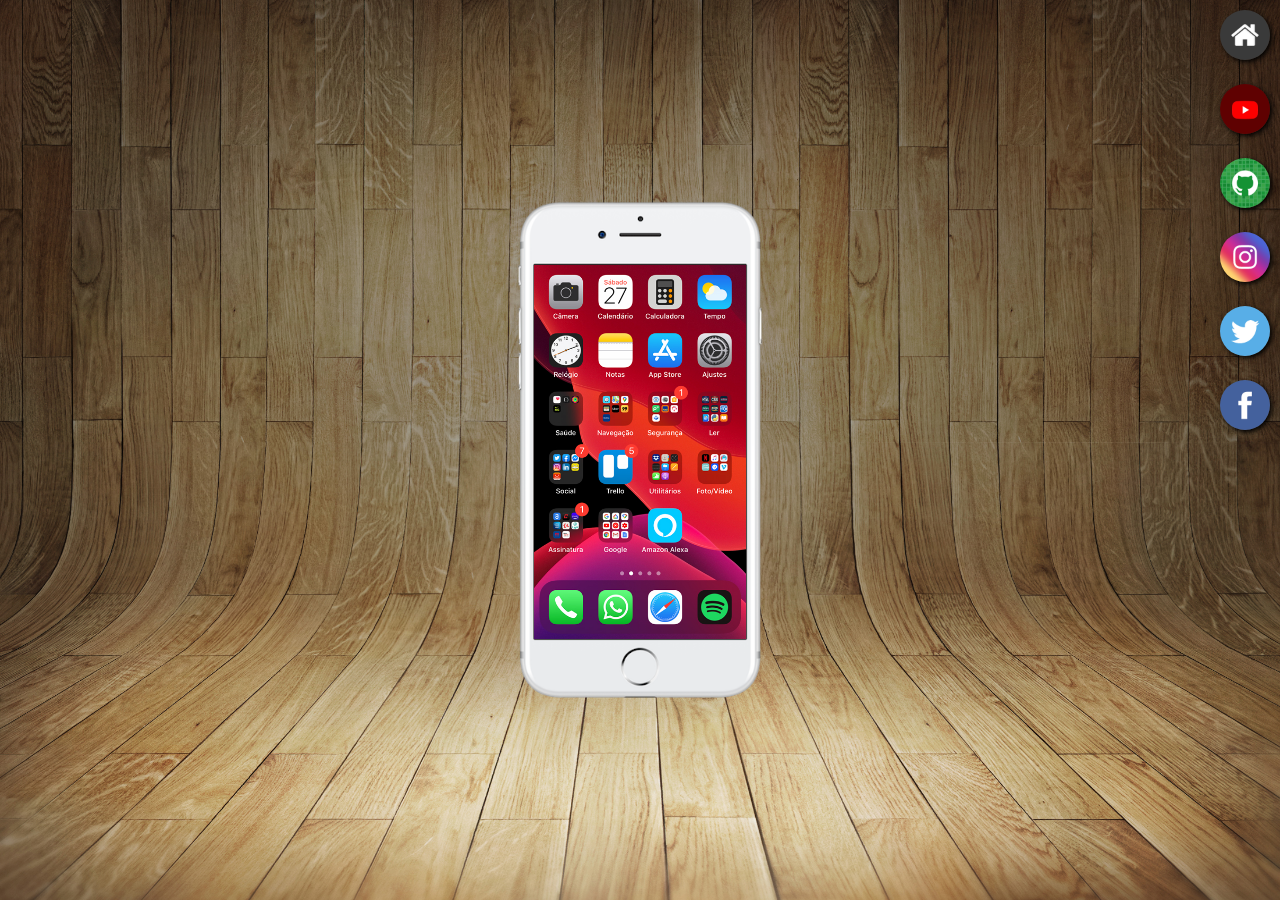
<file: index.html>
<!DOCTYPE html>
<html lang="pt-br">
<head>
    <meta charset="UTF-8">
    <meta name="viewport" content="width=device-width, initial-scale=1.0">
    <link rel="shortcut icon" href="imagens/favicon.ico" type="image/x-icon">
    <link rel="stylesheet" href="estilos/style.css">
    <title>Projetos Redes Sociais</title>
</head>
<body>
    <main>
        <section id="telefone">
            <iframe src="home.html" name="tela" id="tela" frameborder="0"></iframe>
        </section>
        <section id="redes-sociais">
            <a href="home.html" target="tela"><img src="imagens/logo-home.jpg" alt="Home"></a><br>
            <a href="youtube.html" target="tela"><img src="imagens/logo-youtube.jpg" alt="Youtube"></a><br>
            <a href="github.html" target="tela"><img src="imagens/logo-github.jpg" alt="Github"></a><br>
            <a href="instagram.html" target="tela"><img src="imagens/logo-instagram.jpg" alt="Instagram"></a><br>
            <a href="twitter.html" target="tela"><img src="imagens/logo-twitter.jpg" alt="Twitter"></a><br>
            <a href="facebook.html" target="tela"><img src="imagens/logo-facebook.jpg" alt="Facebook"></a>
        </section>
    </main>
    
</body>
</html>
</file>
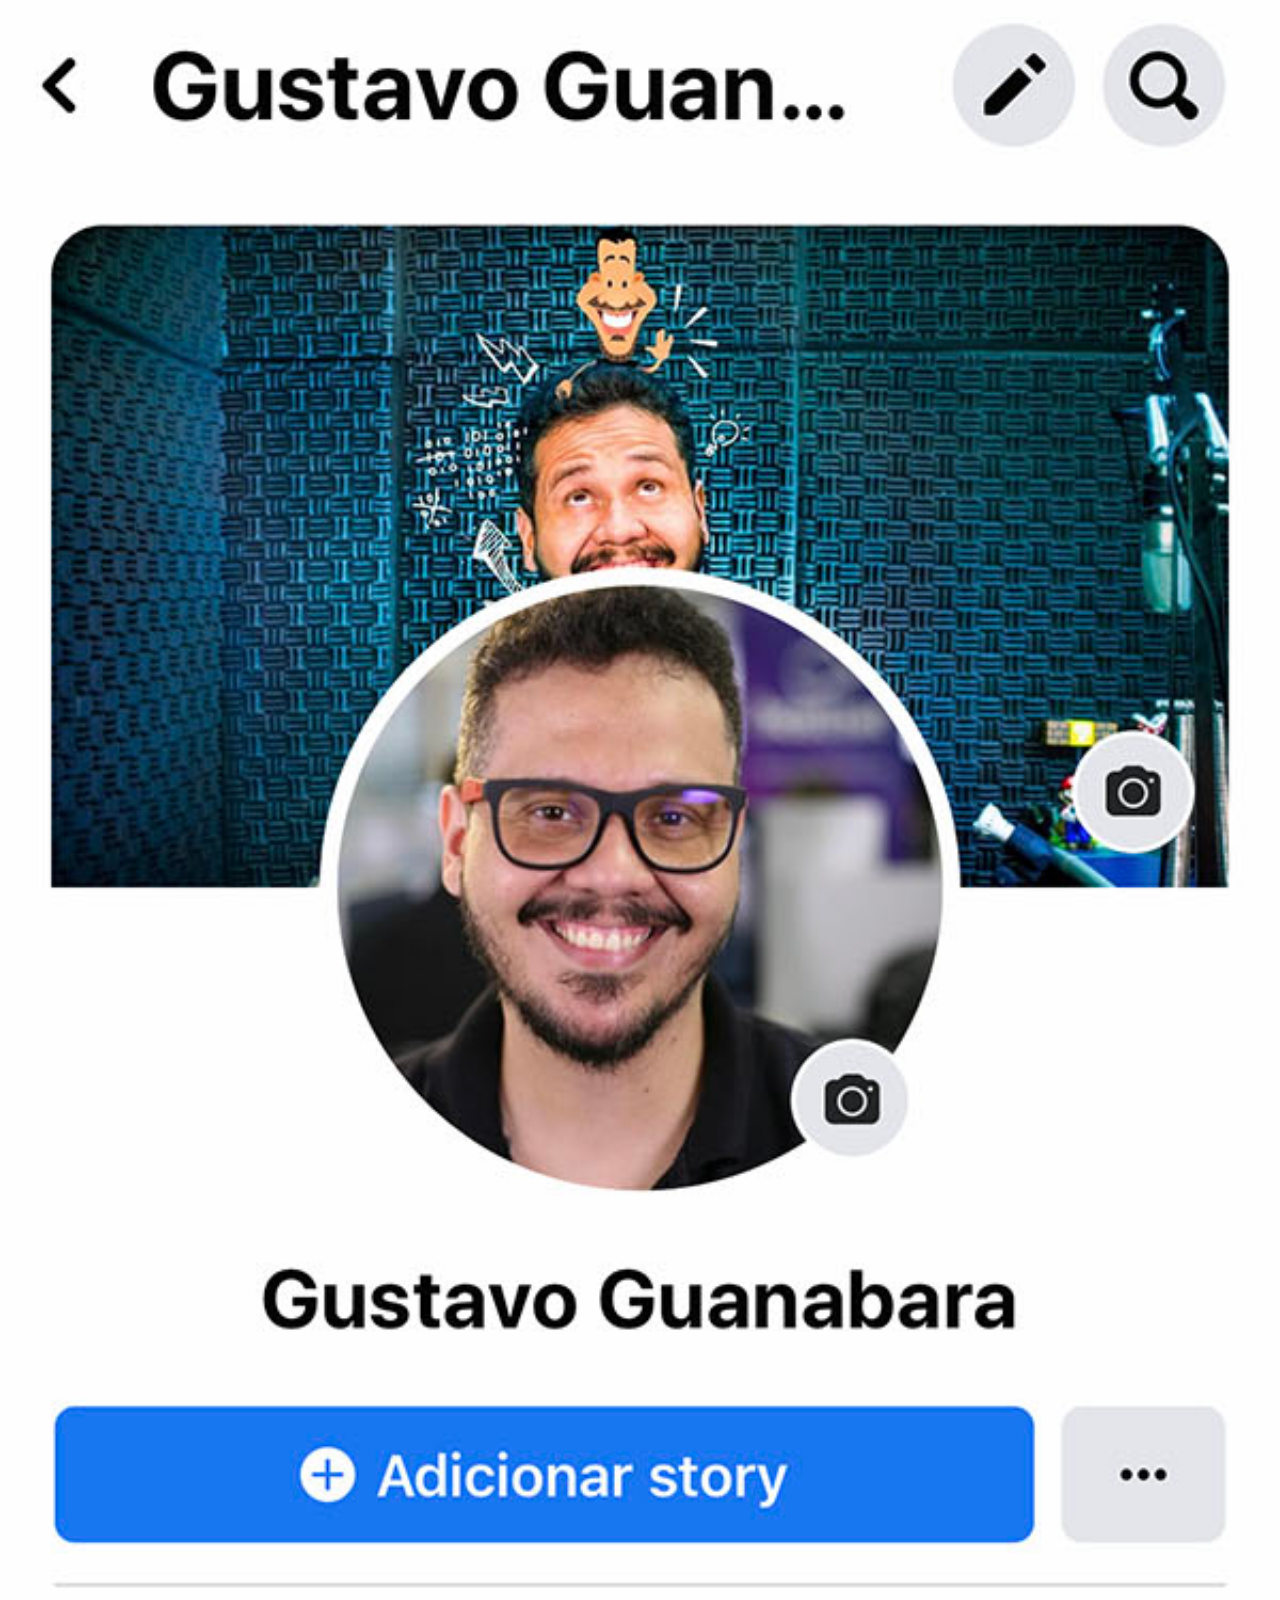
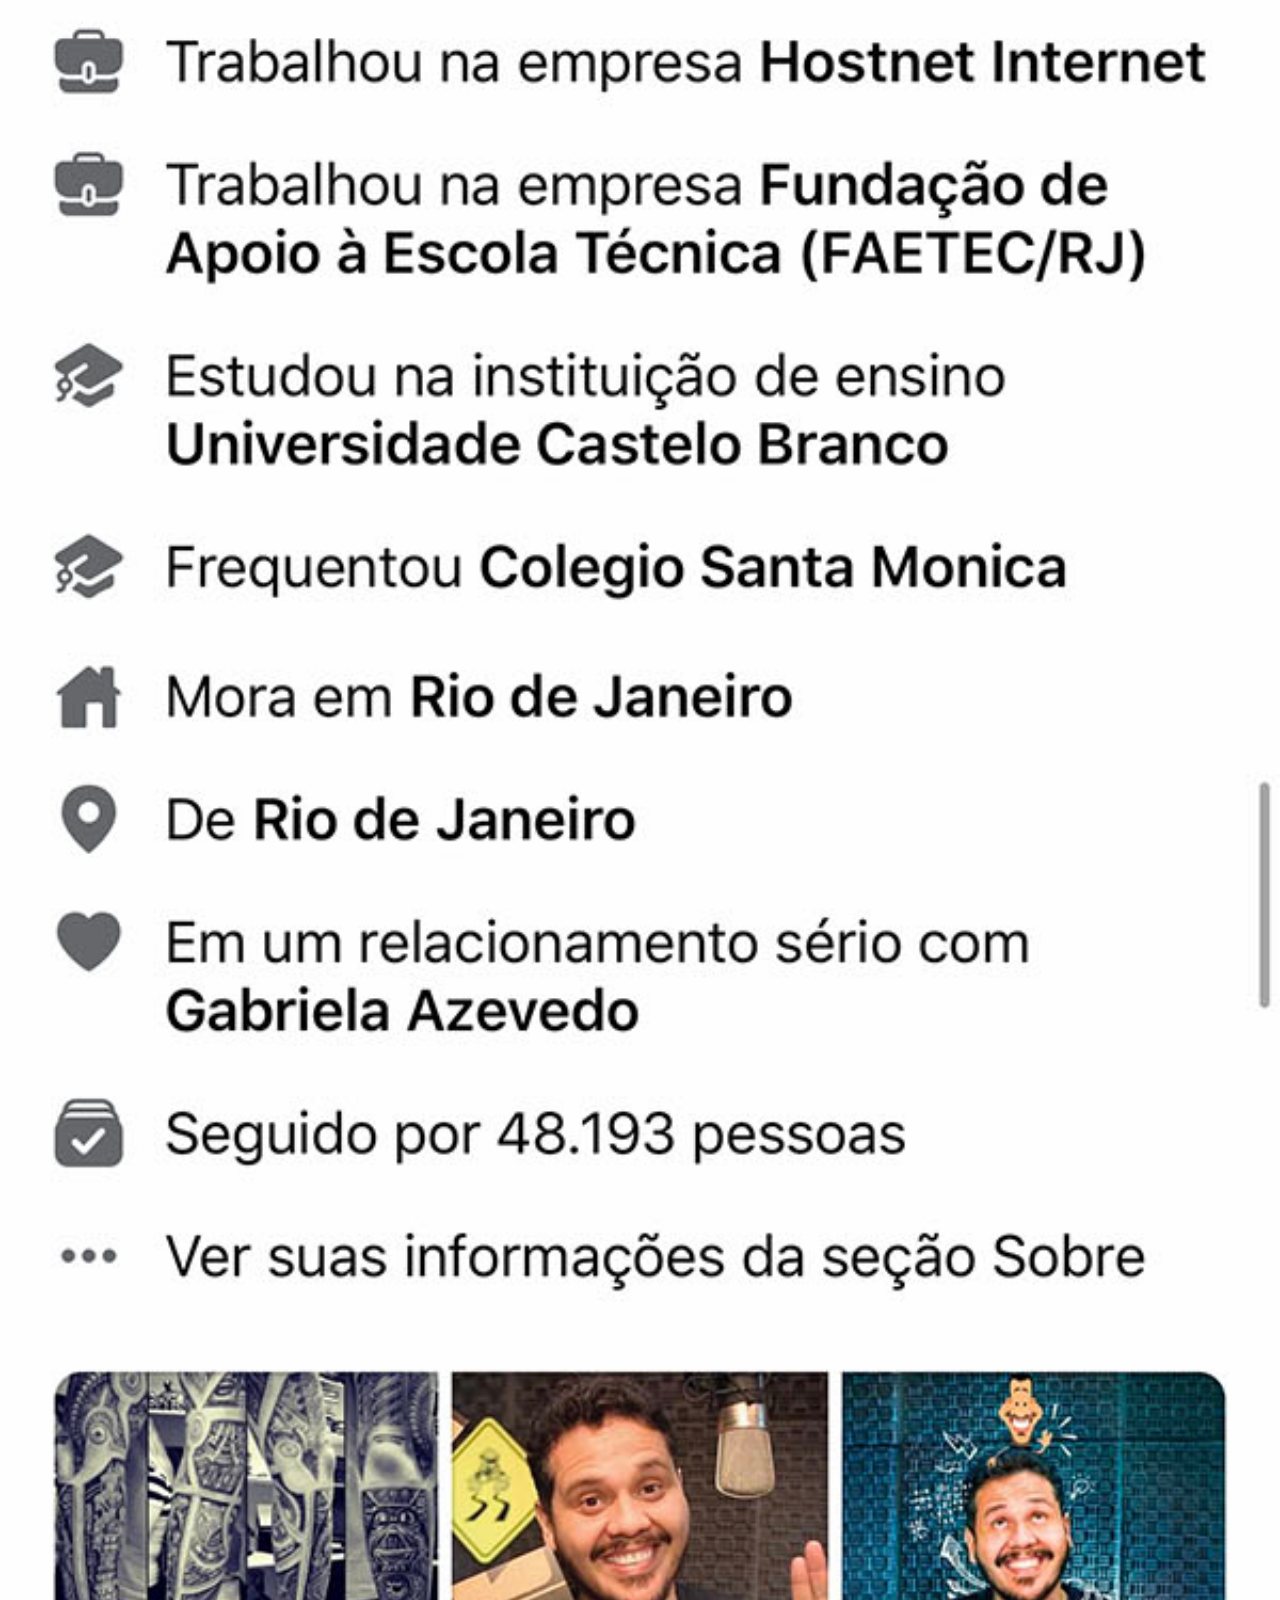
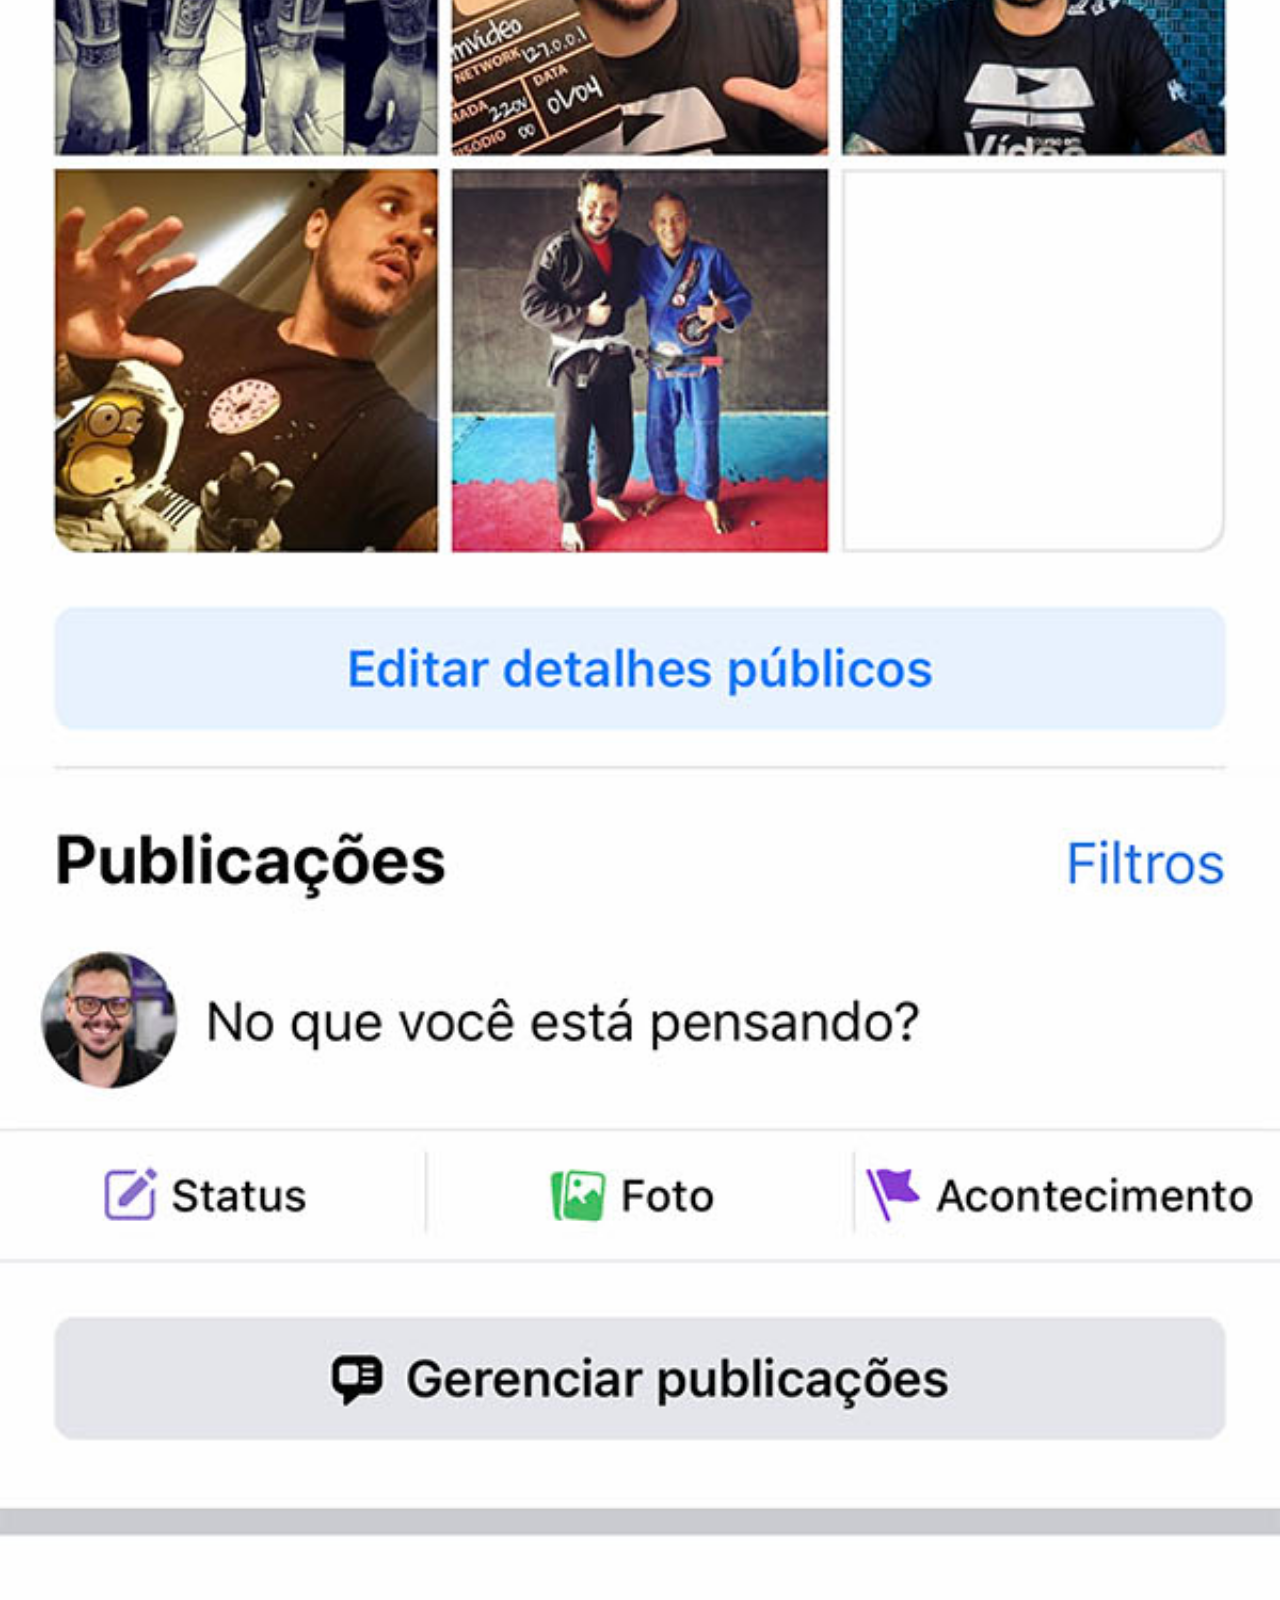
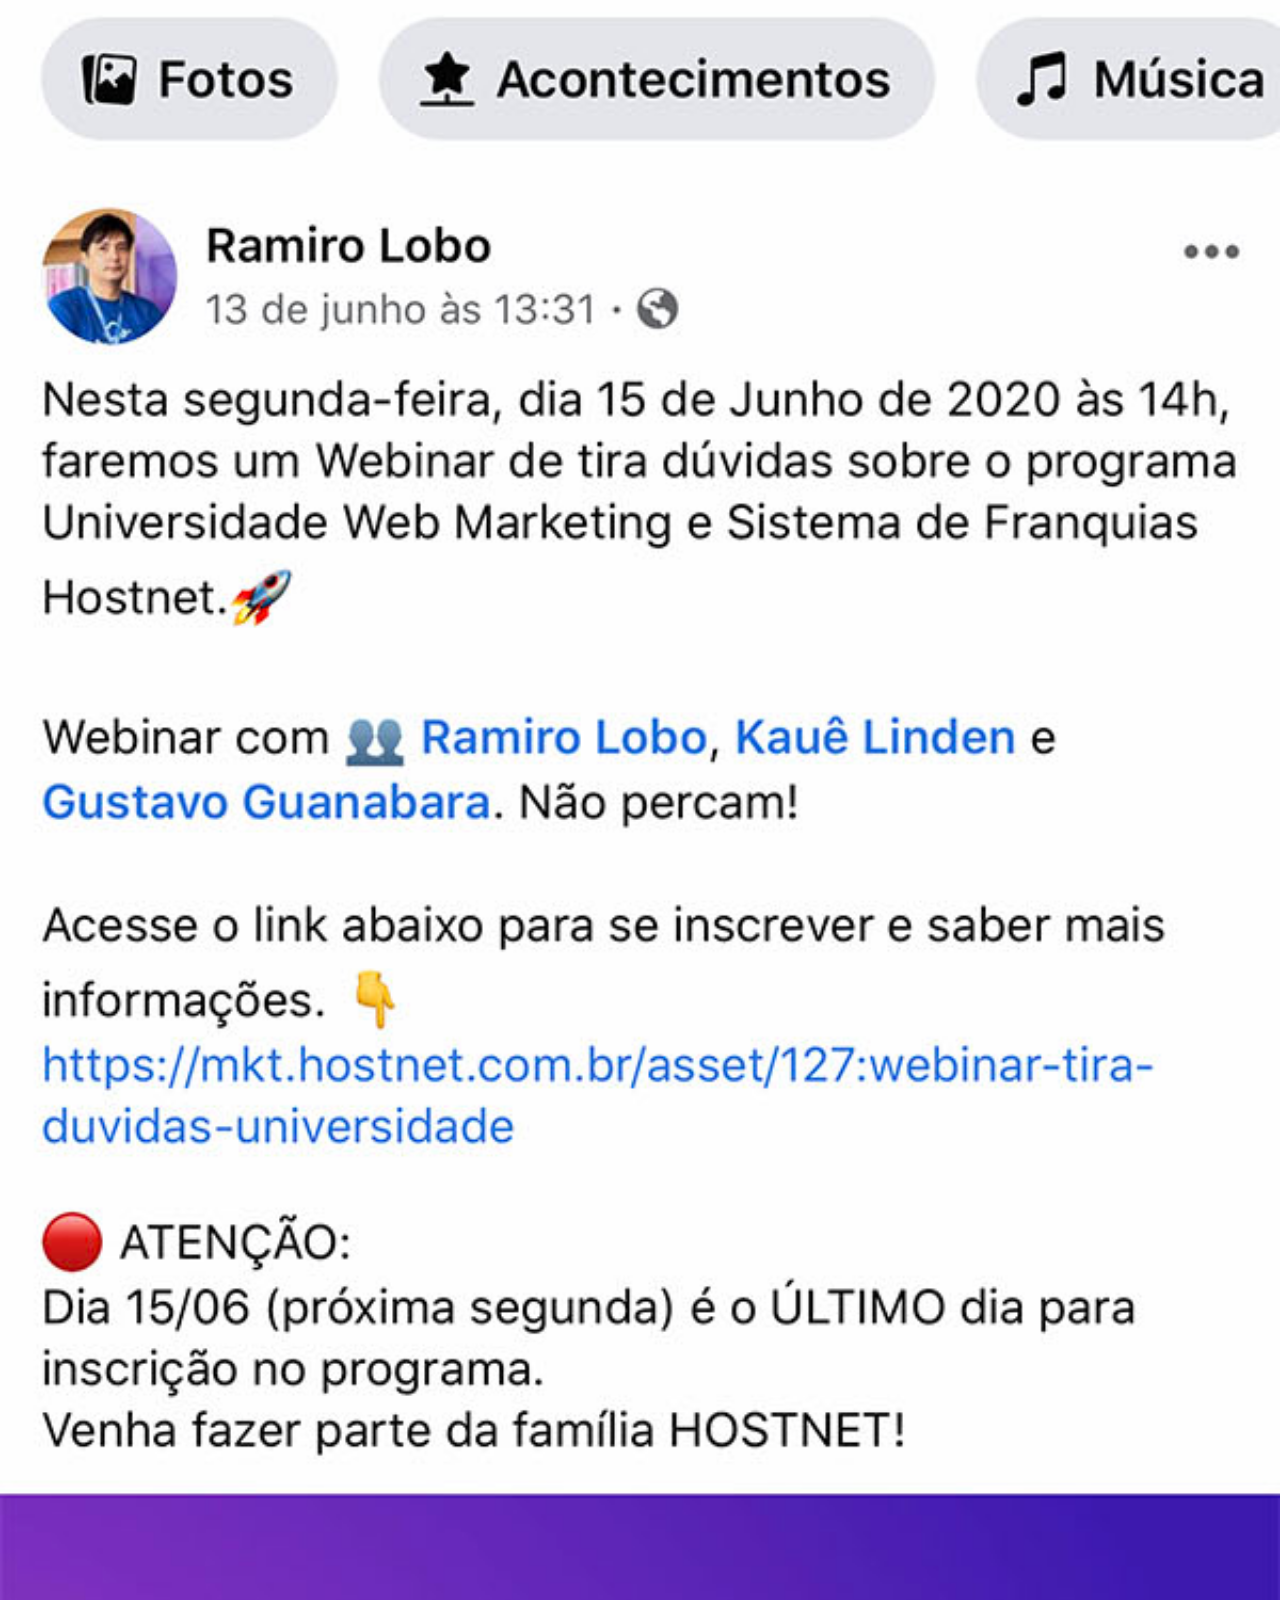
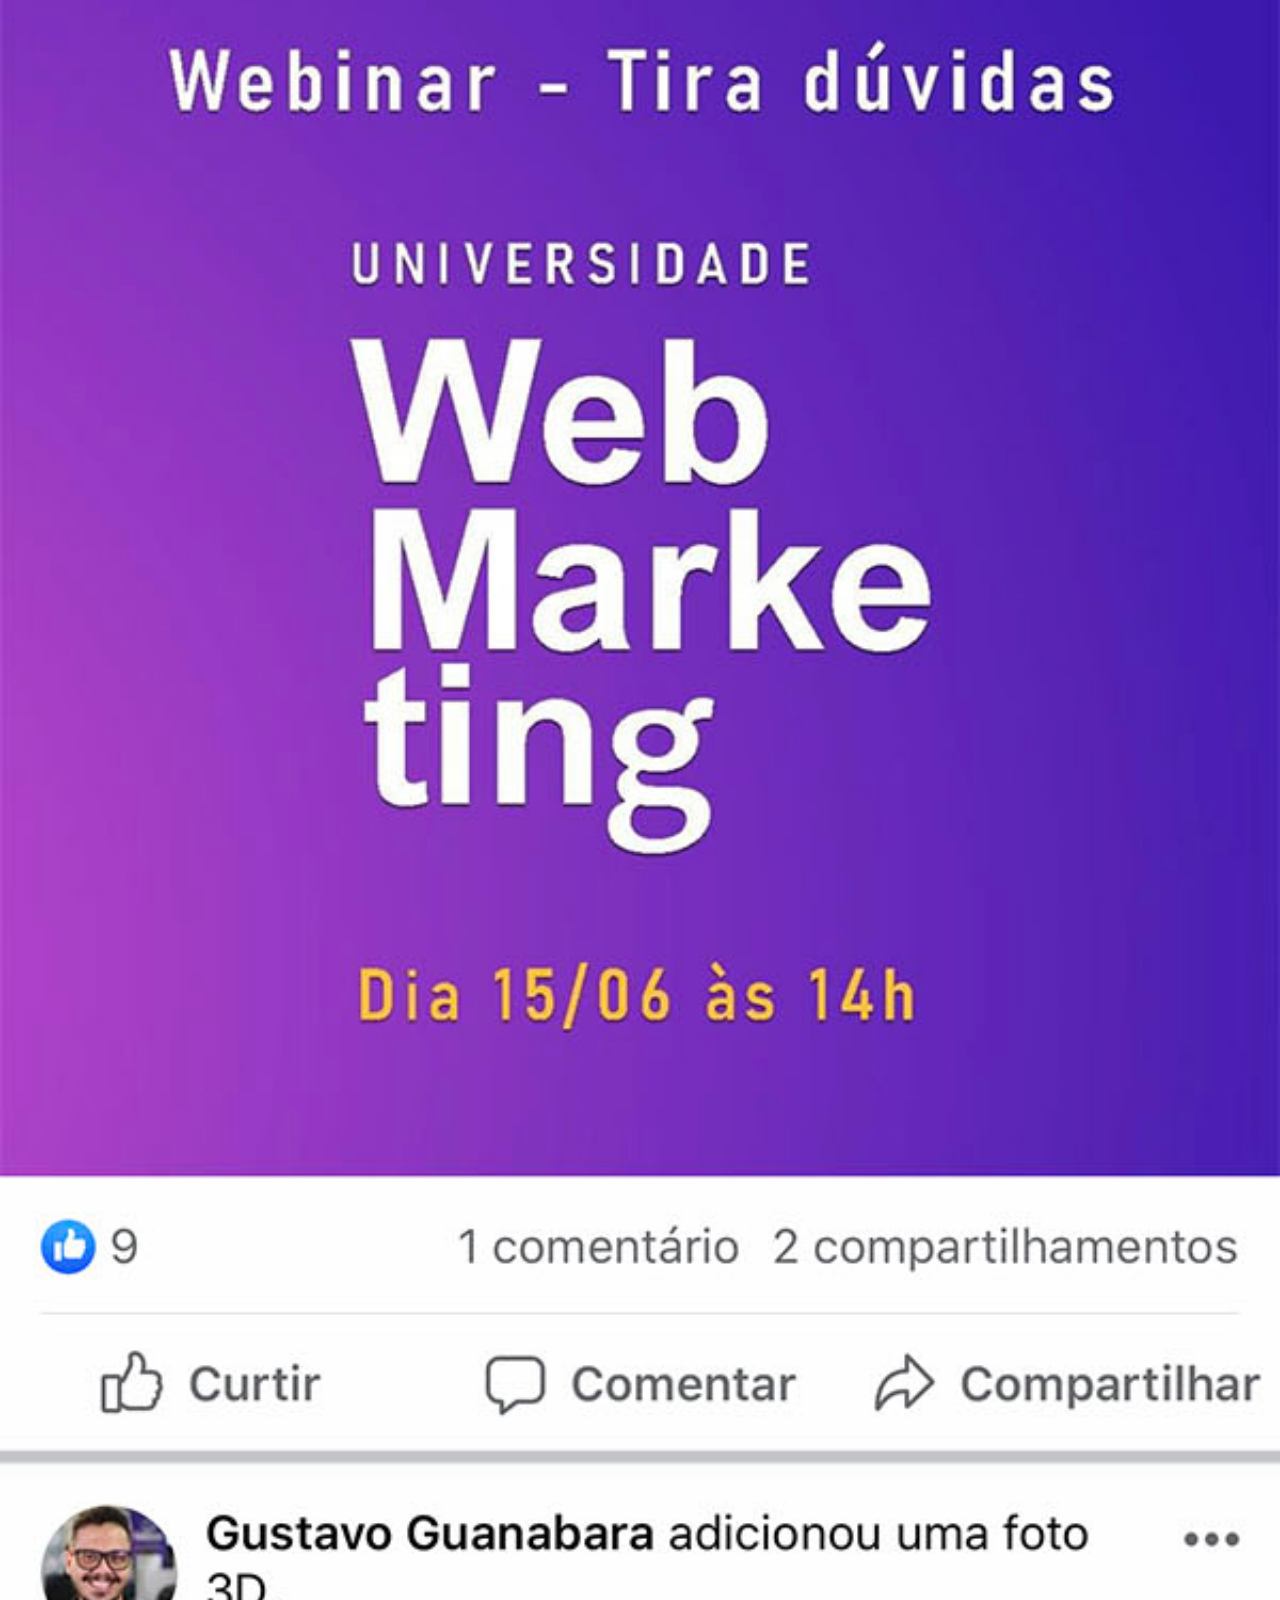
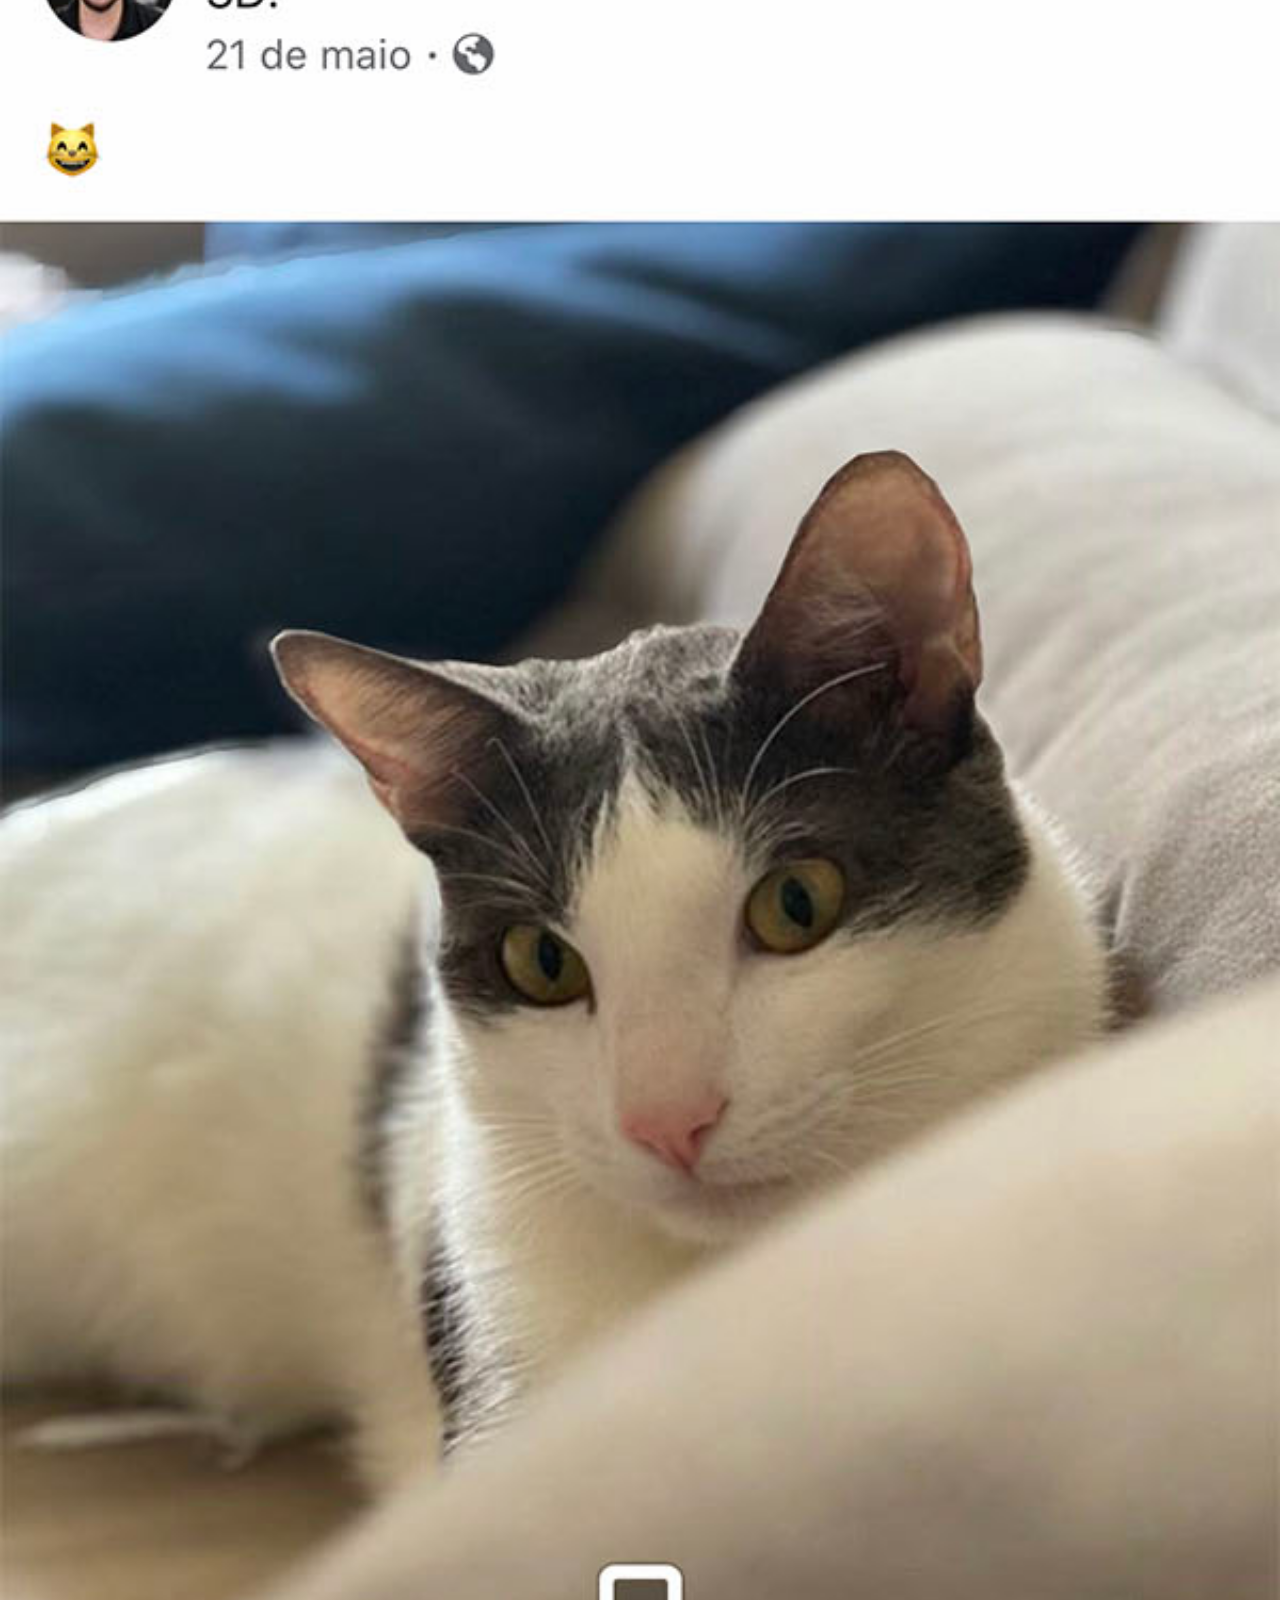
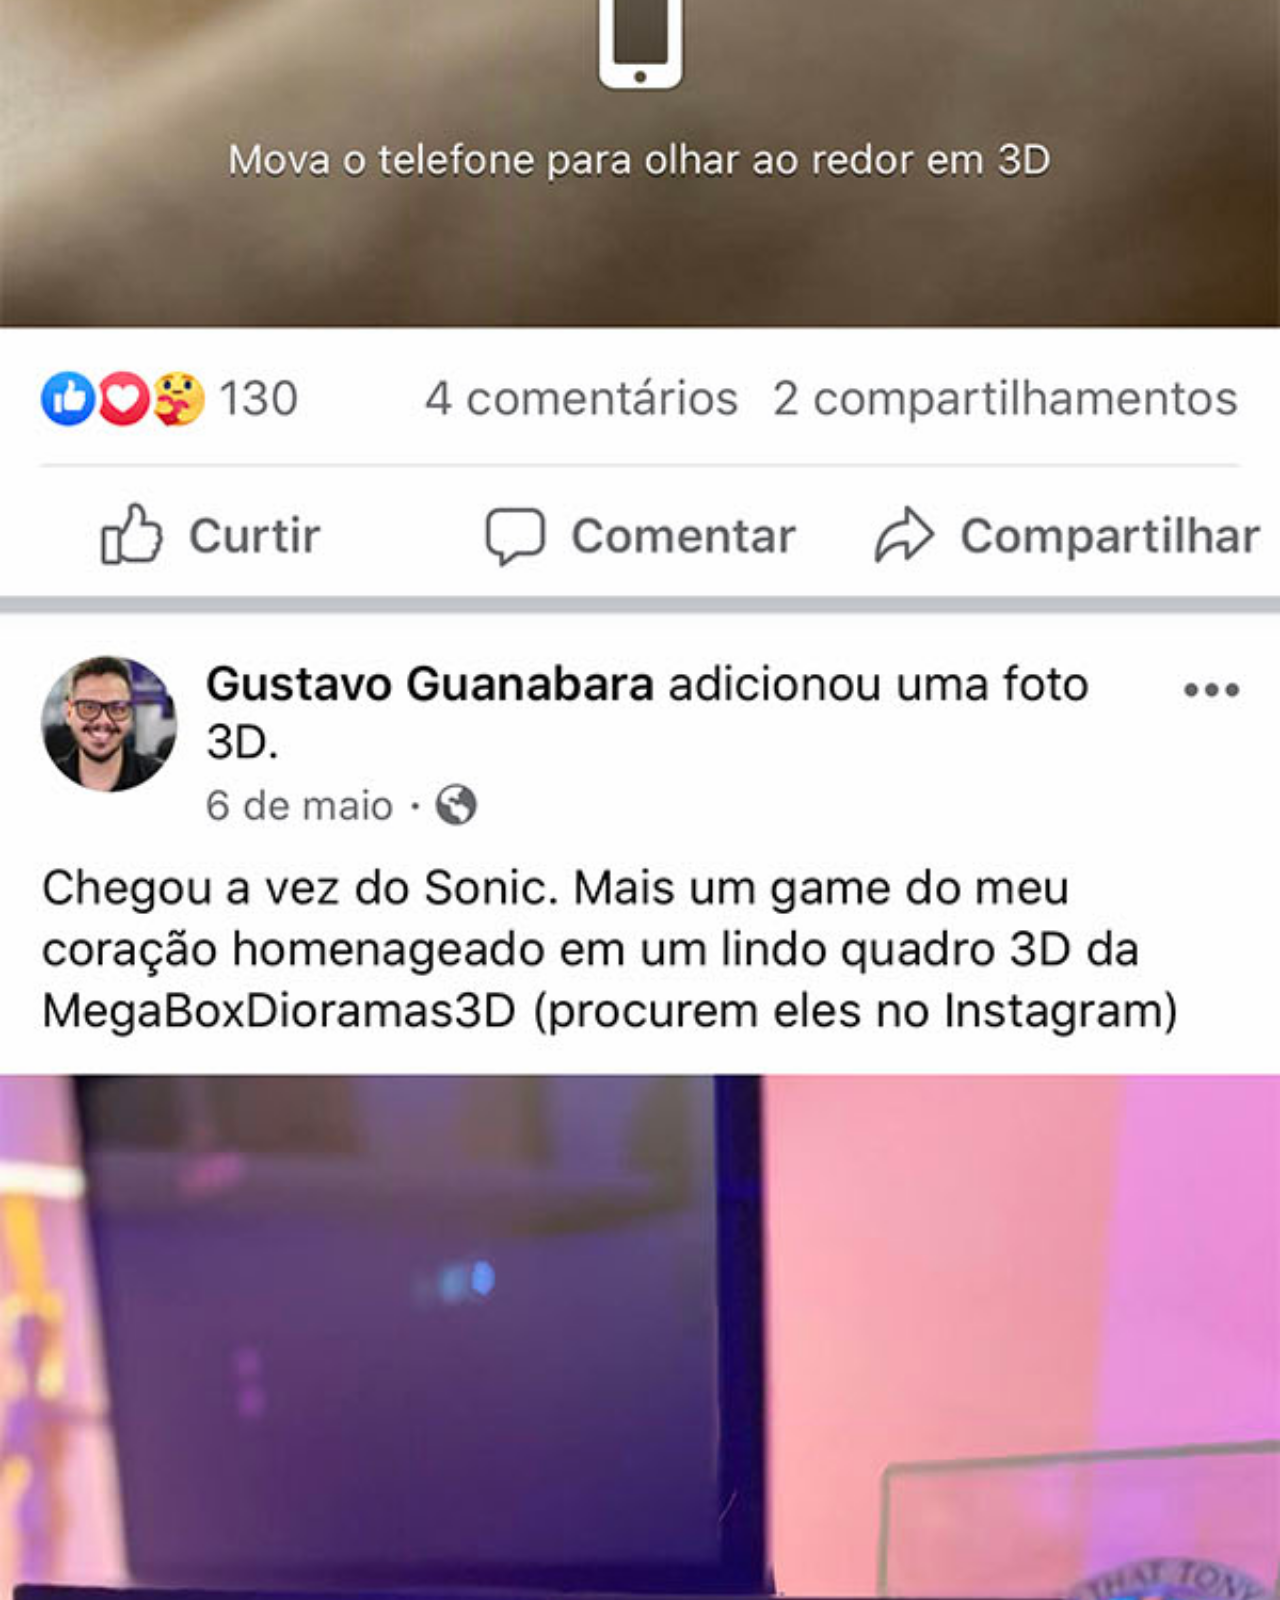
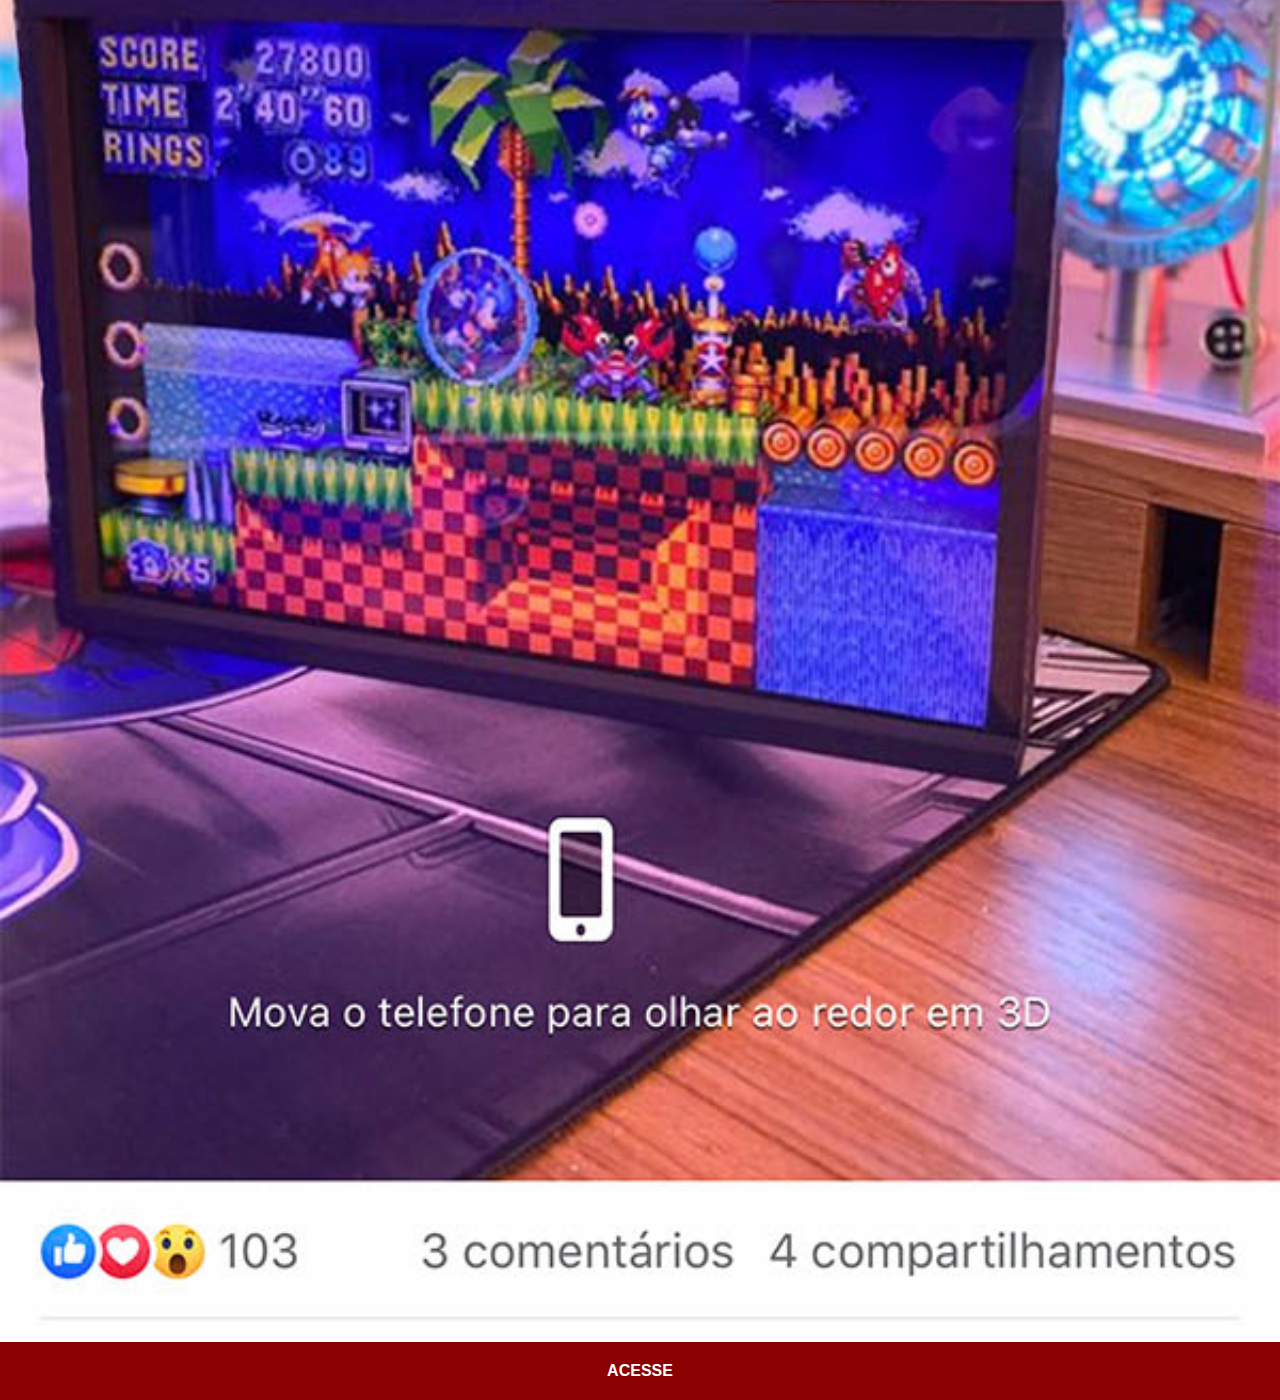
<file: facebook.html>
<!DOCTYPE html>
<html lang="pt-br">
<head>
    <meta charset="UTF-8">
    <meta name="viewport" content="width=device-width, initial-scale=1.0">
    <title>Facebook</title>
    <link rel="stylesheet" href="estilos/social.css">
</head>
<body>
    <img src="imagens/tela-facebook.jpg" alt="Facebook">
    <a href="https://www.facebook.com/gustavoguanabara" target="_blank">ACESSE</a>
</body>
</html>
</file>
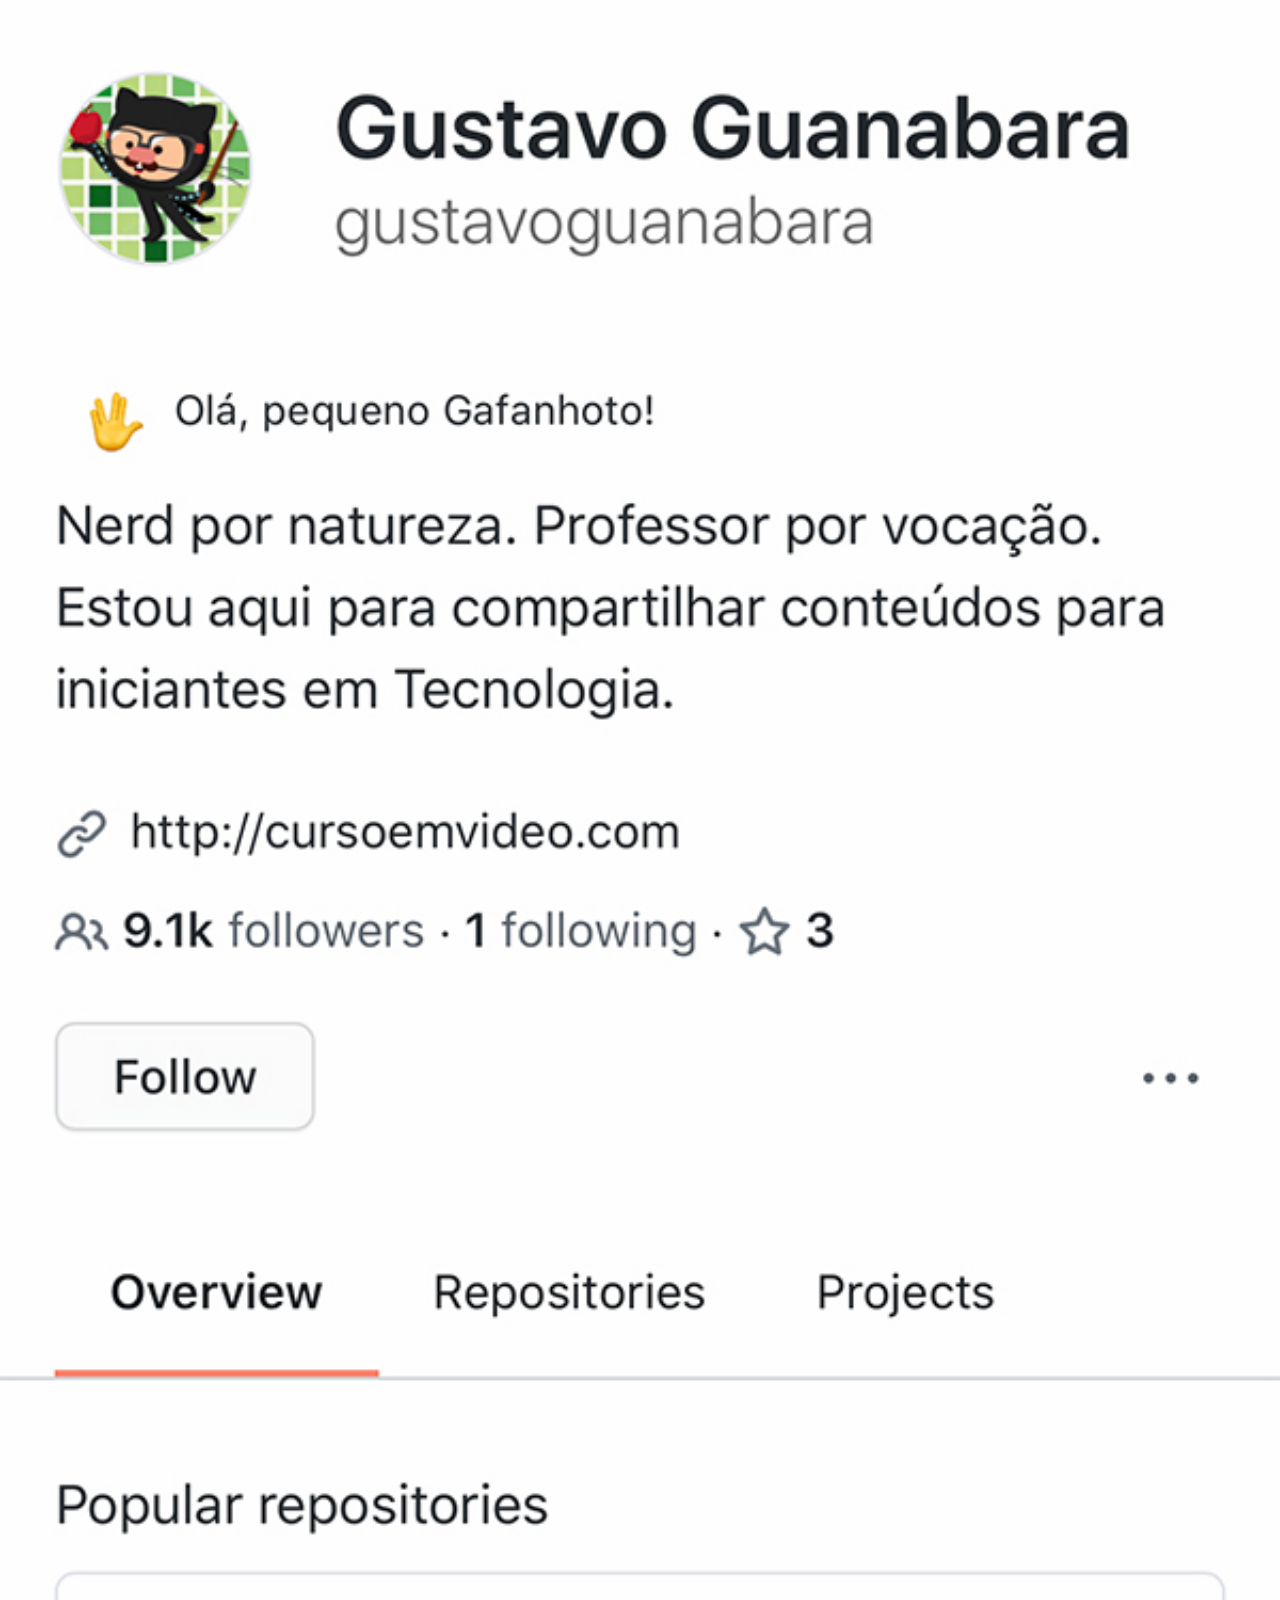
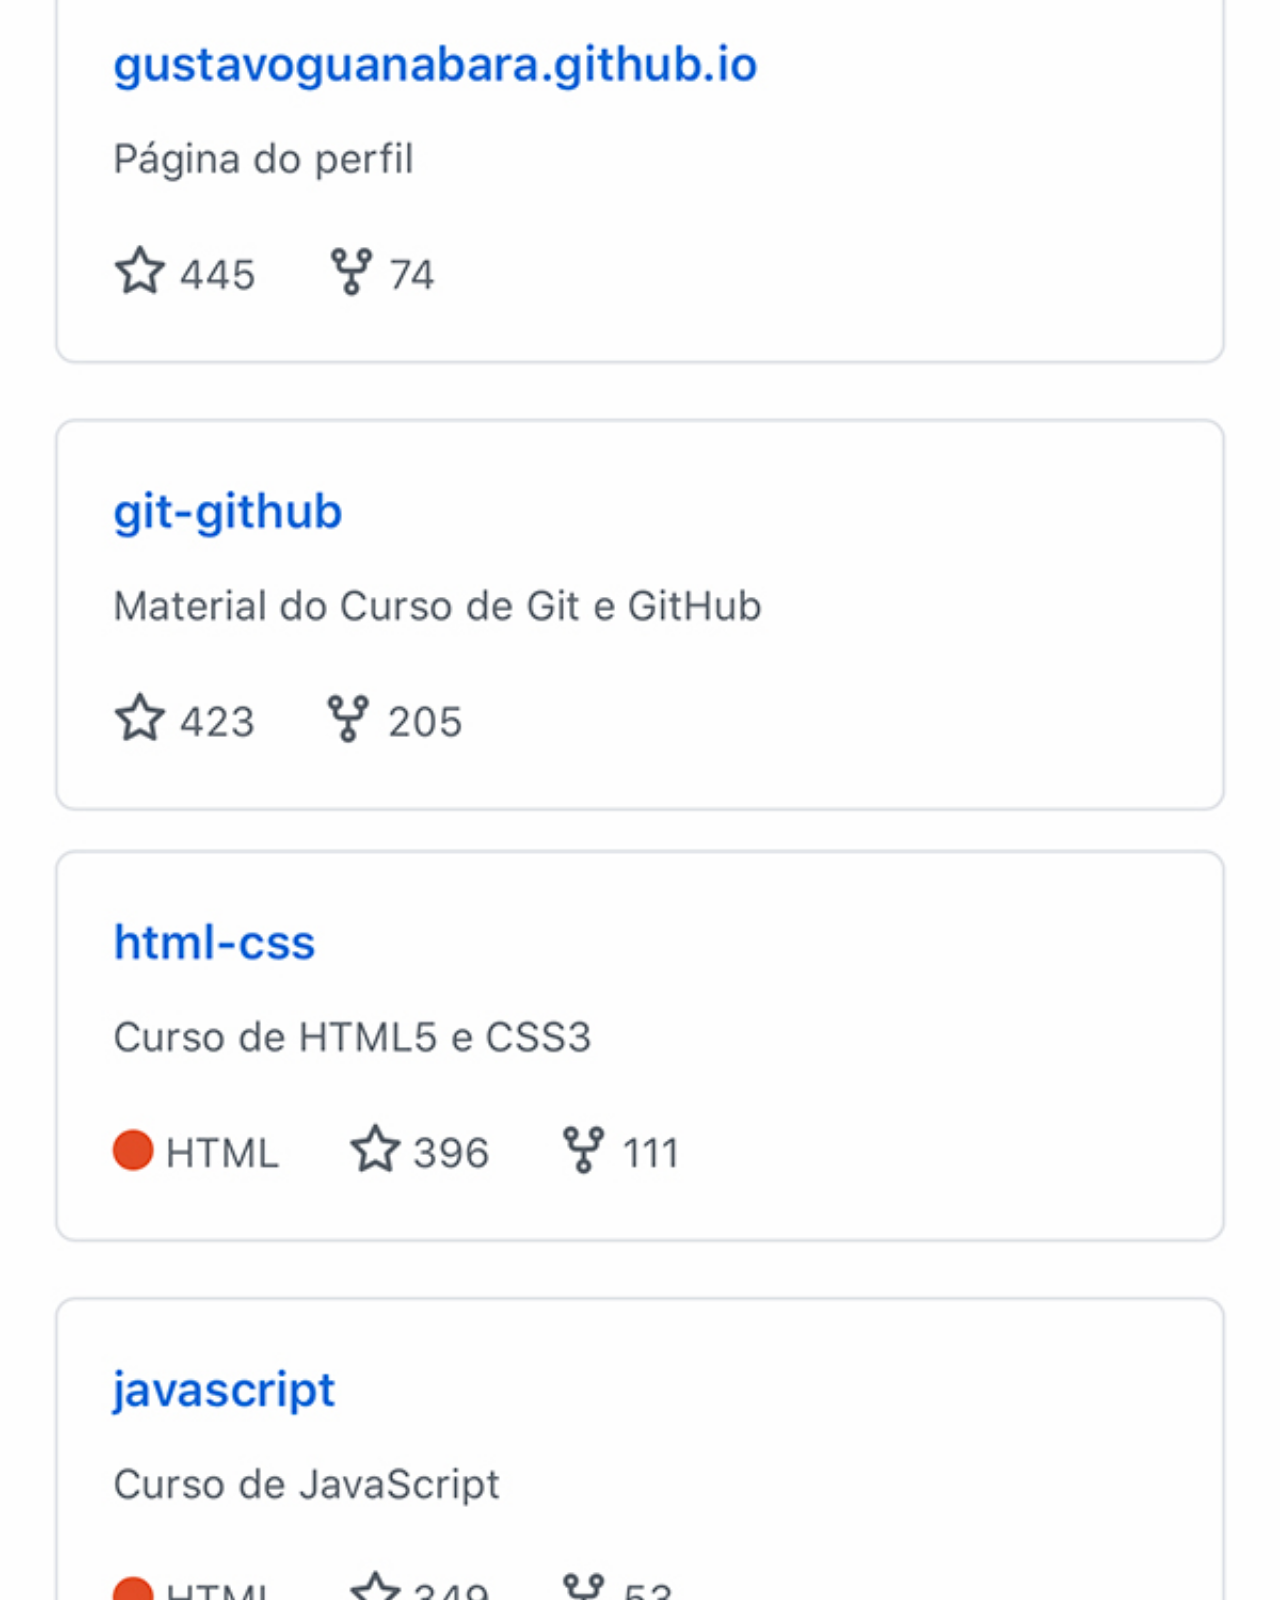
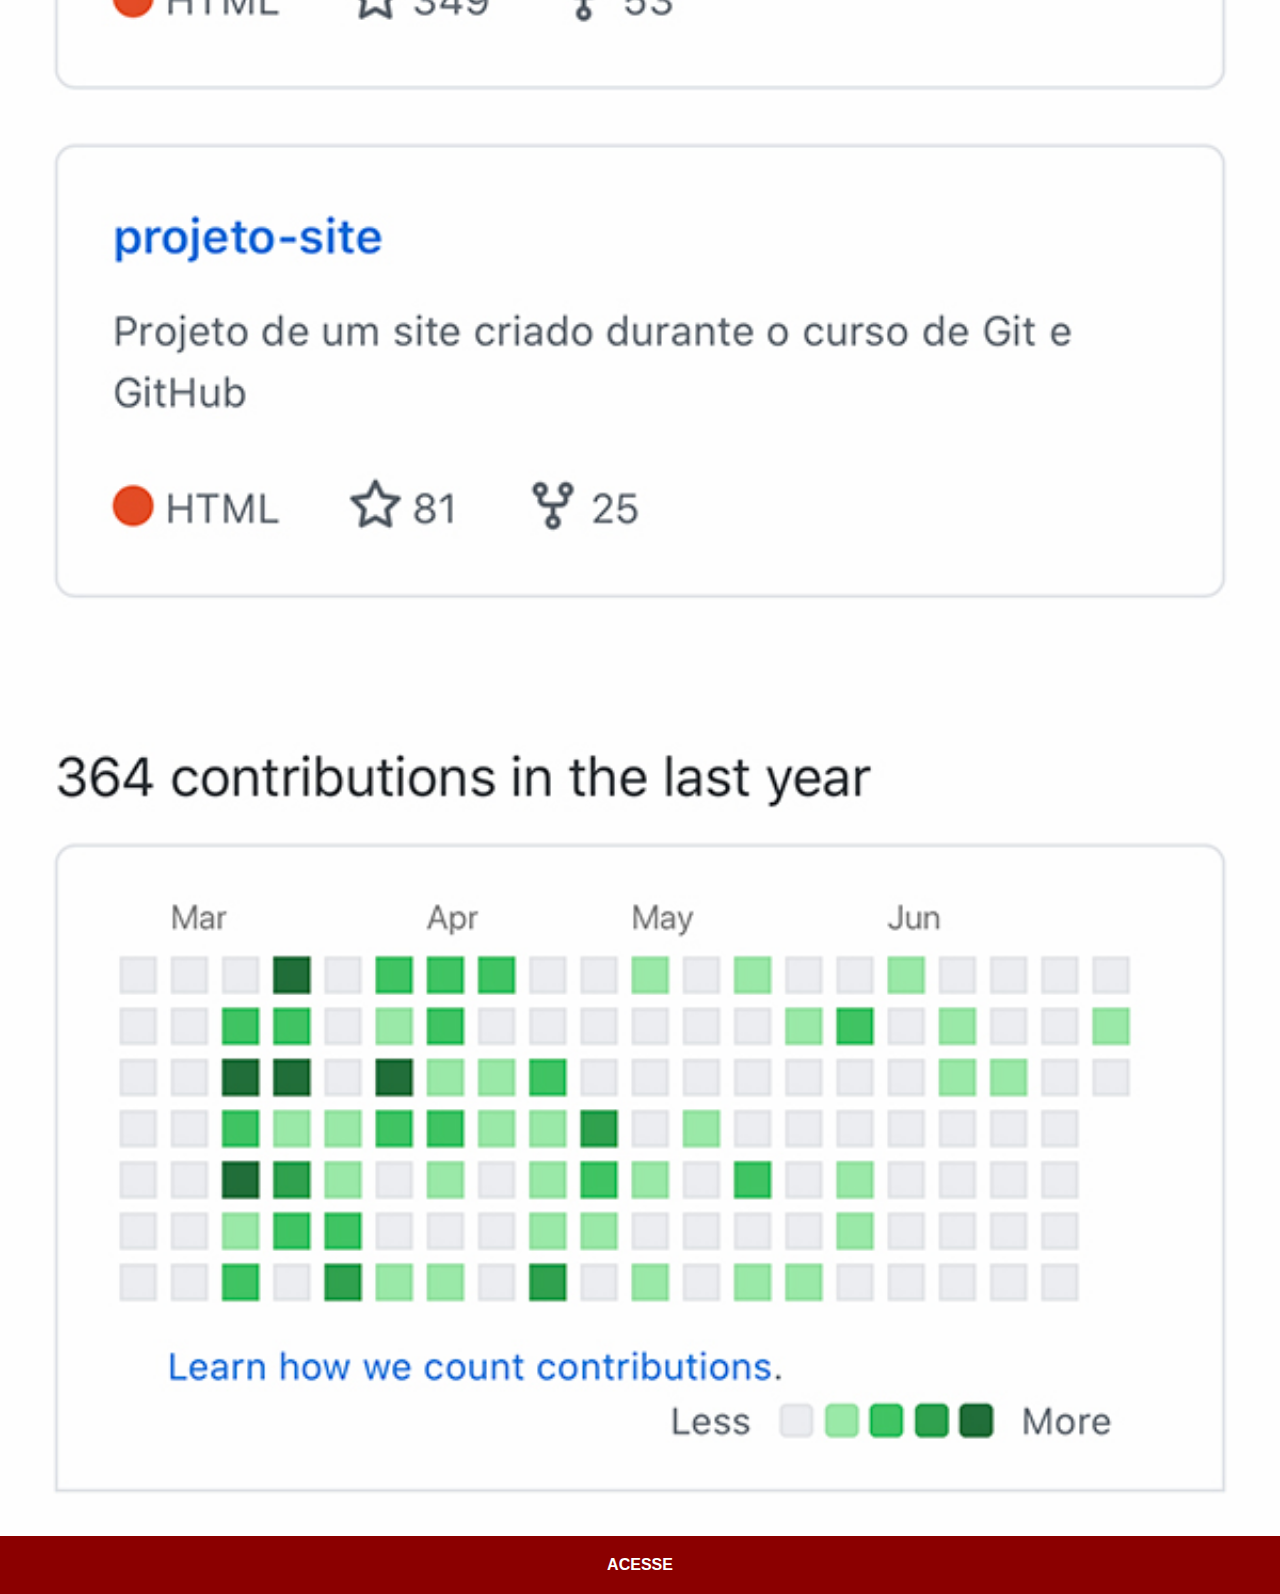
<file: github.html>
<!DOCTYPE html>
<html lang="pt-br">
<head>
    <meta charset="UTF-8">
    <meta name="viewport" content="width=device-width, initial-scale=1.0">
    <title>GitHub</title>
    <link rel="stylesheet" href="estilos/social.css">
</head>
<body>
    <img src="imagens/tela-github.jpg" alt="GitHub">
    <a href="https://github.com/gustavoguanabara" target="_blank">ACESSE</a>
</body>
</html>
</file>
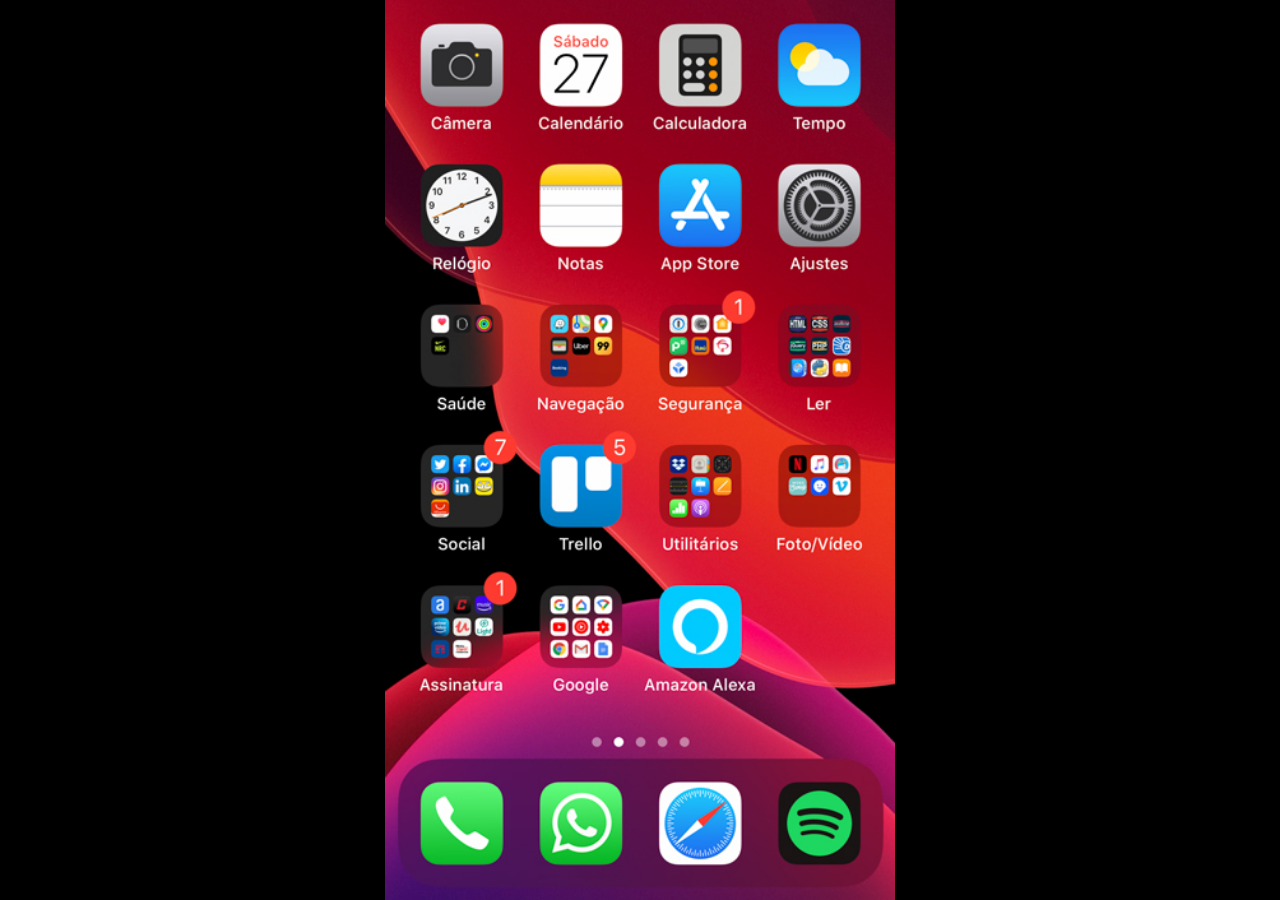
<file: home.html>
<!DOCTYPE html>
<html lang="pt-br">
<head>
    <meta charset="UTF-8">
    <meta name="viewport" content="width=device-width, initial-scale=1.0">
    <title>Tela do Celular</title>
</head>
<style>
    * {
        margin: 0px;
        padding: 0px;
    }

    body {
        width: 100vw;
        height: 100vh;
        background: black url('imagens/tela-home.jpg') no-repeat top center;
        background-size: contain;
    }
</style>
<body>
    
</body>
</html>
</file>
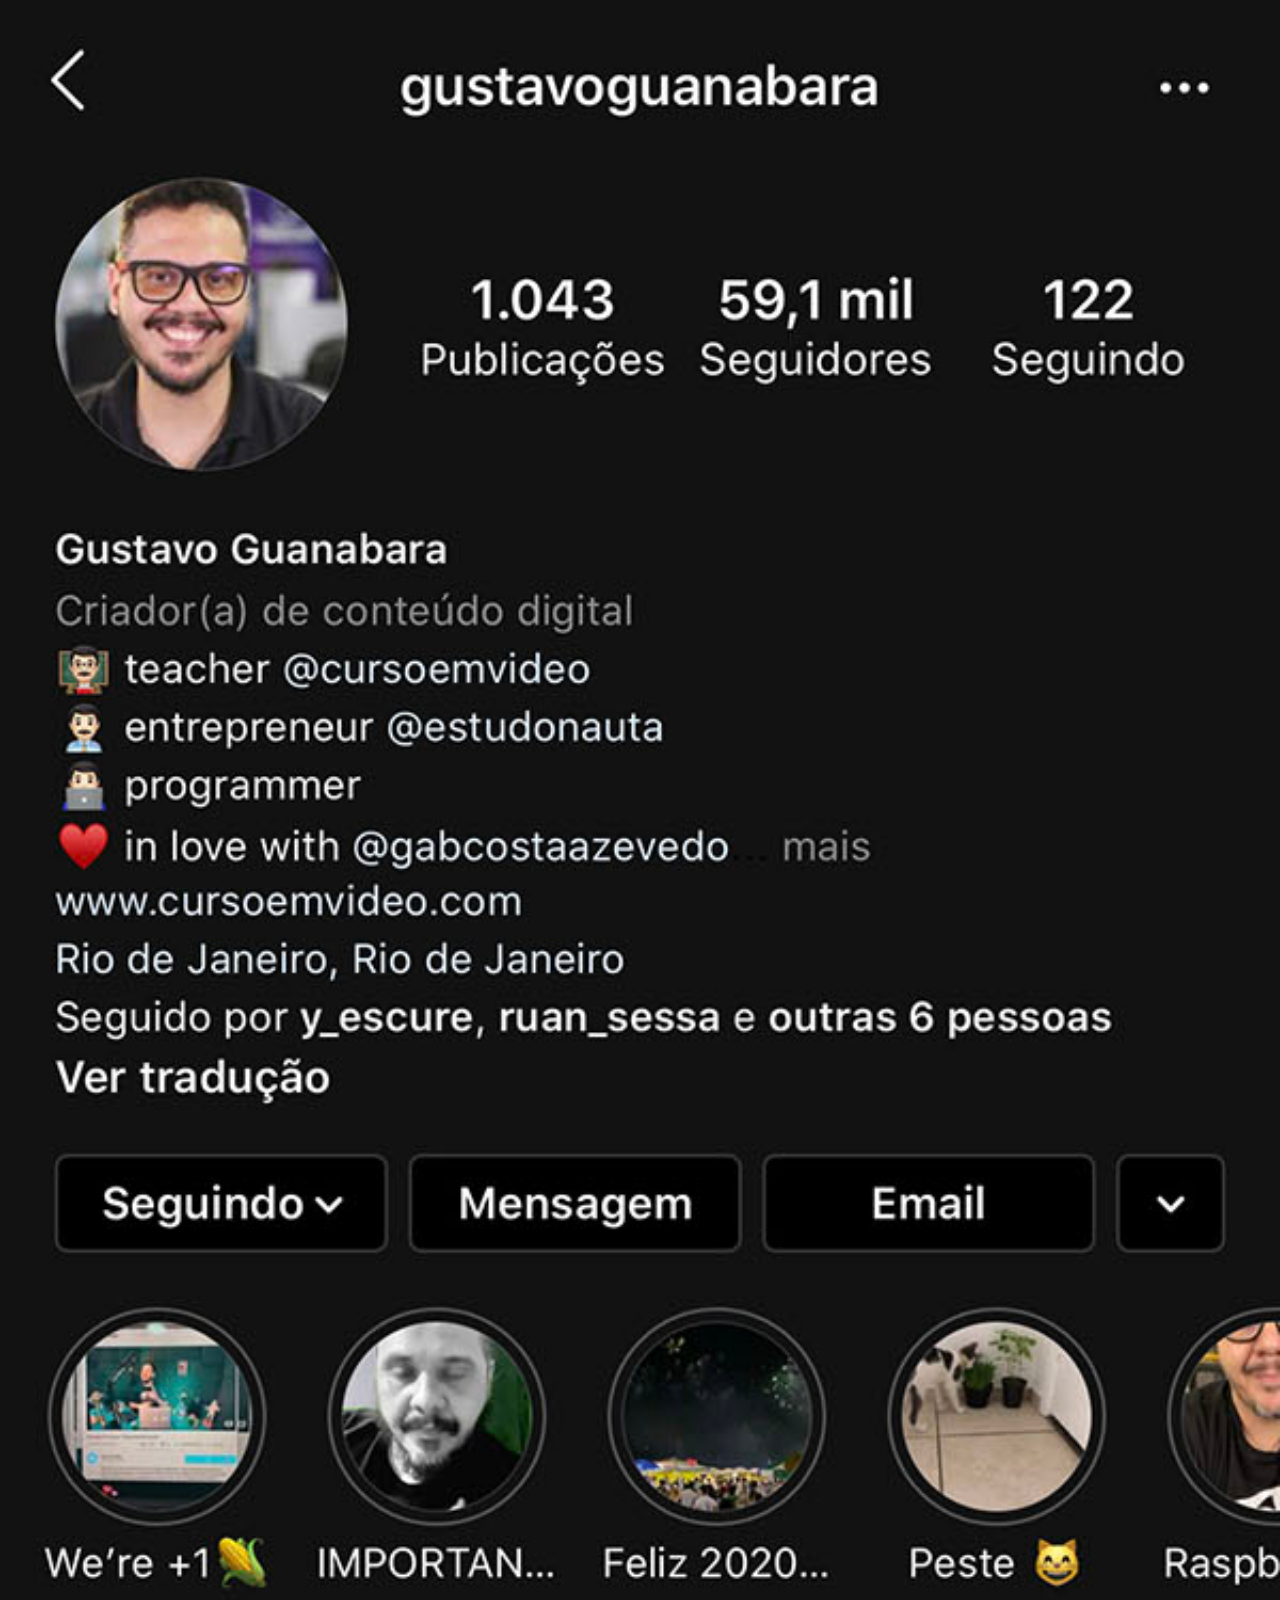
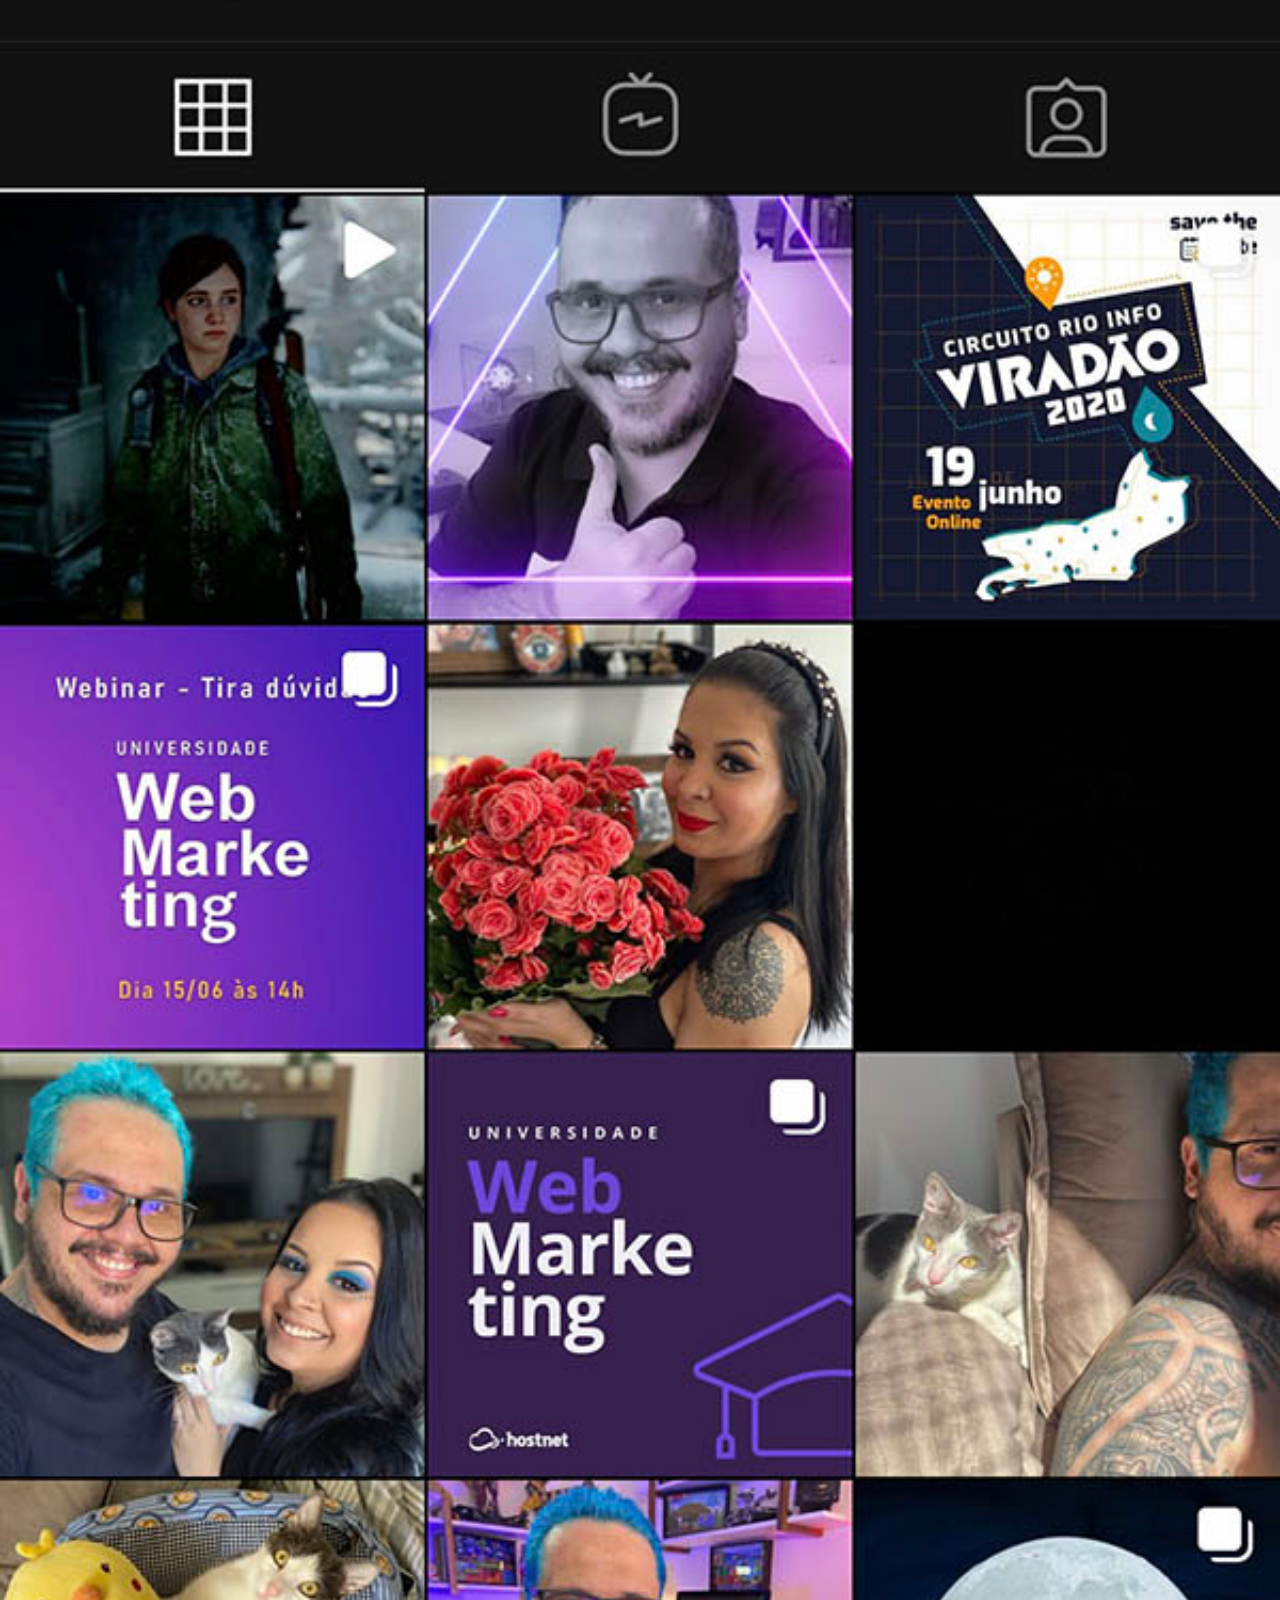
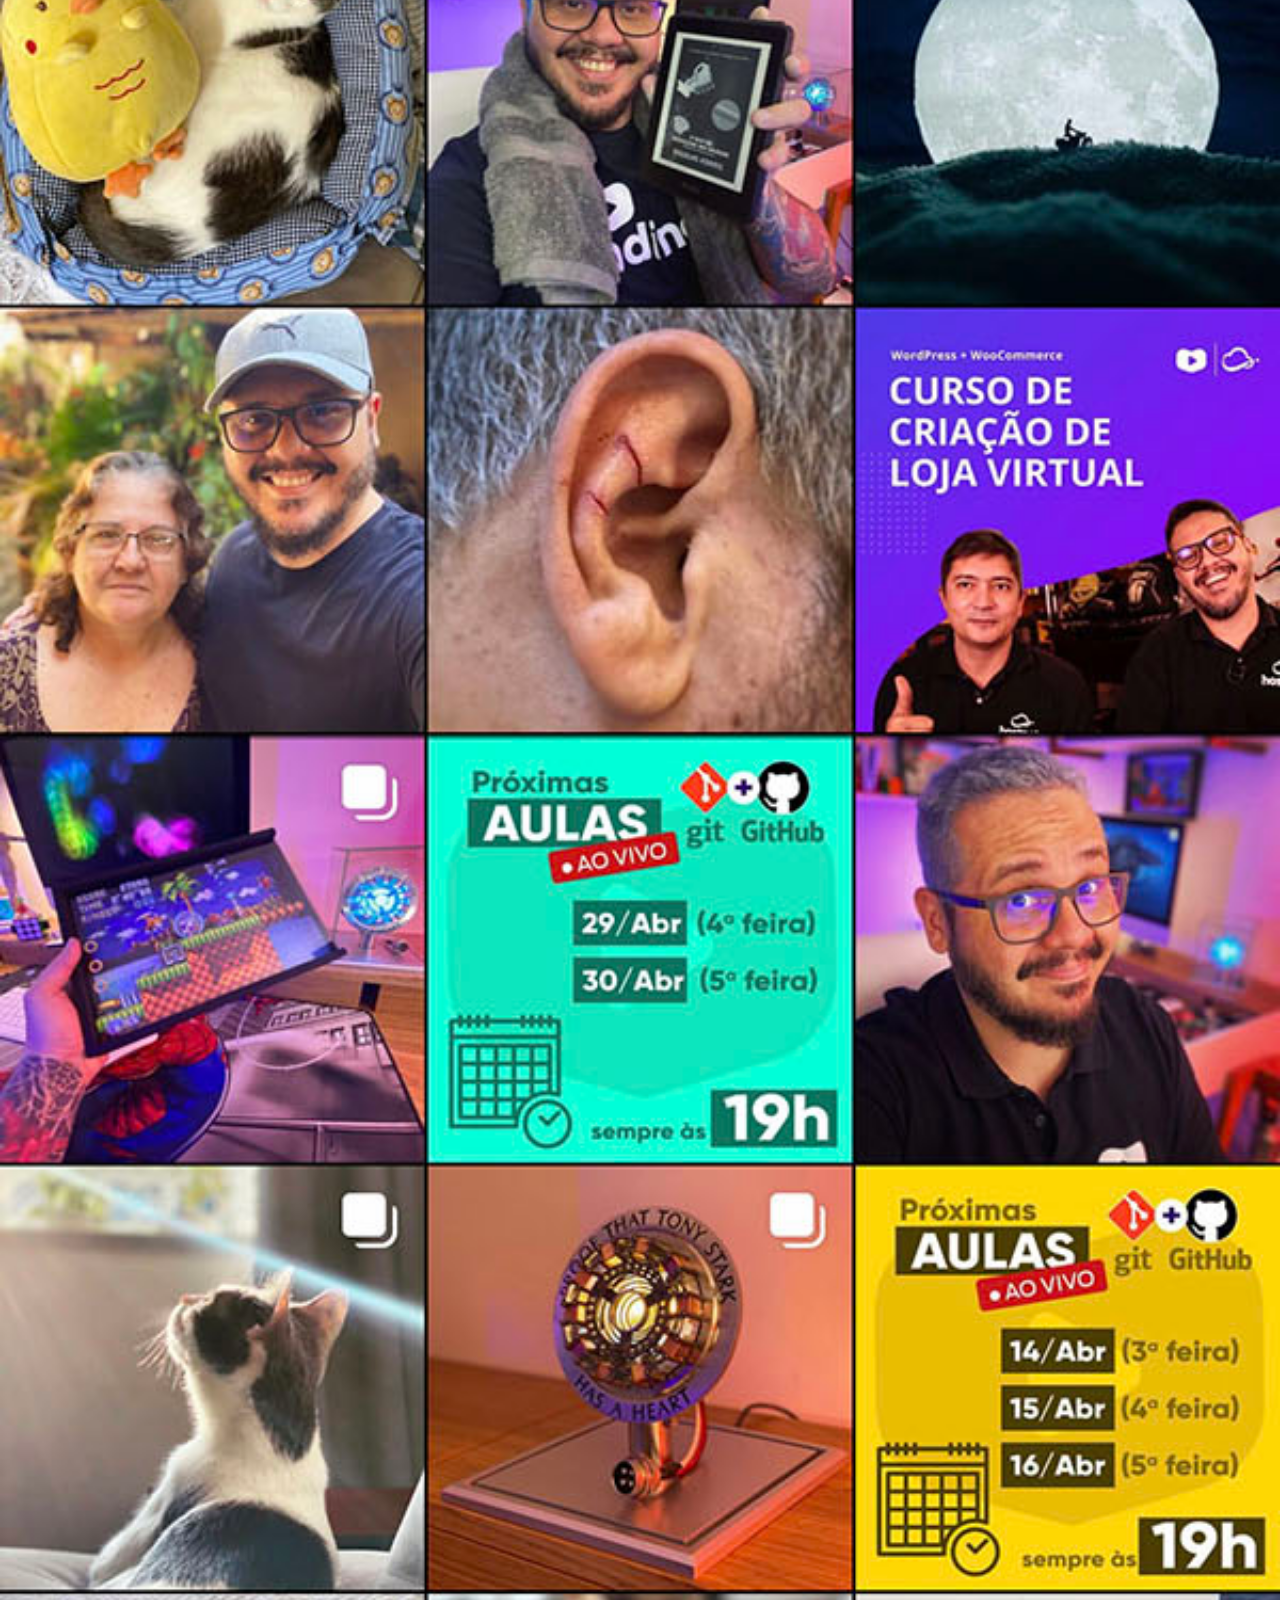
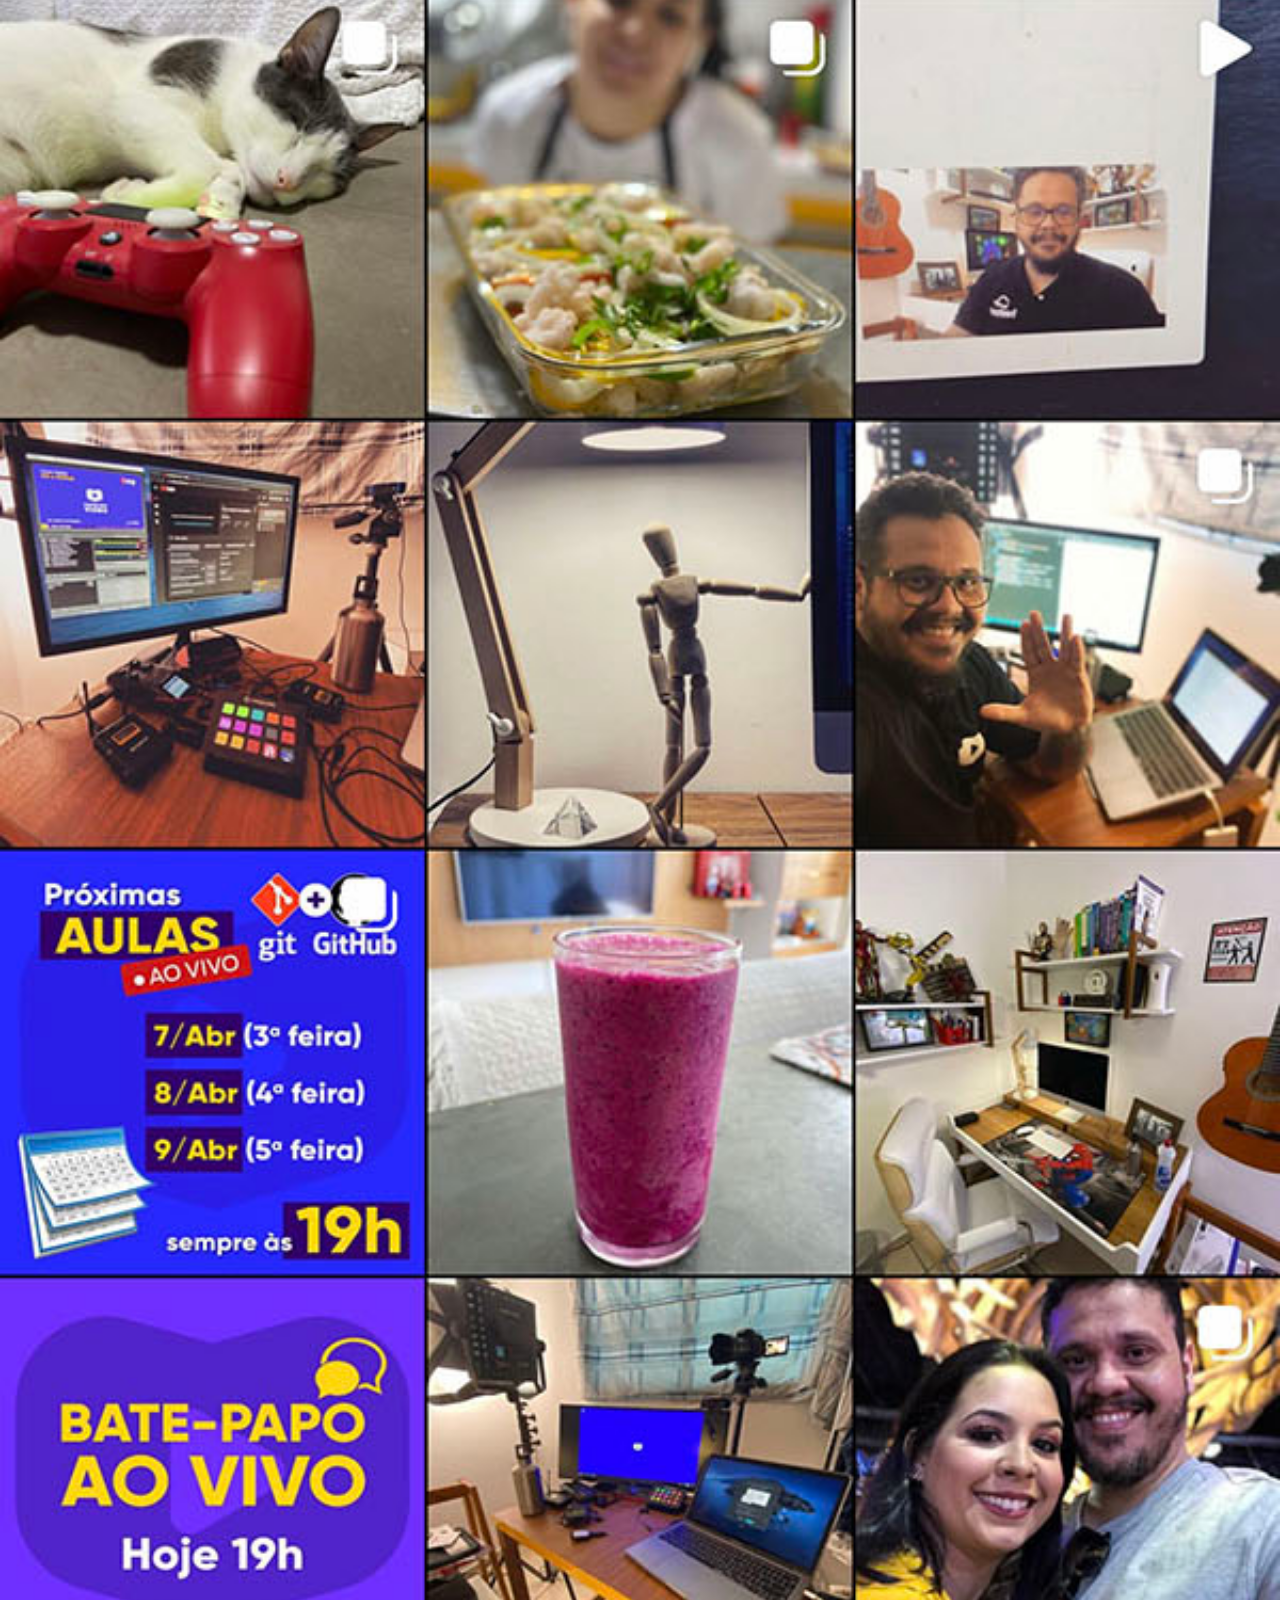
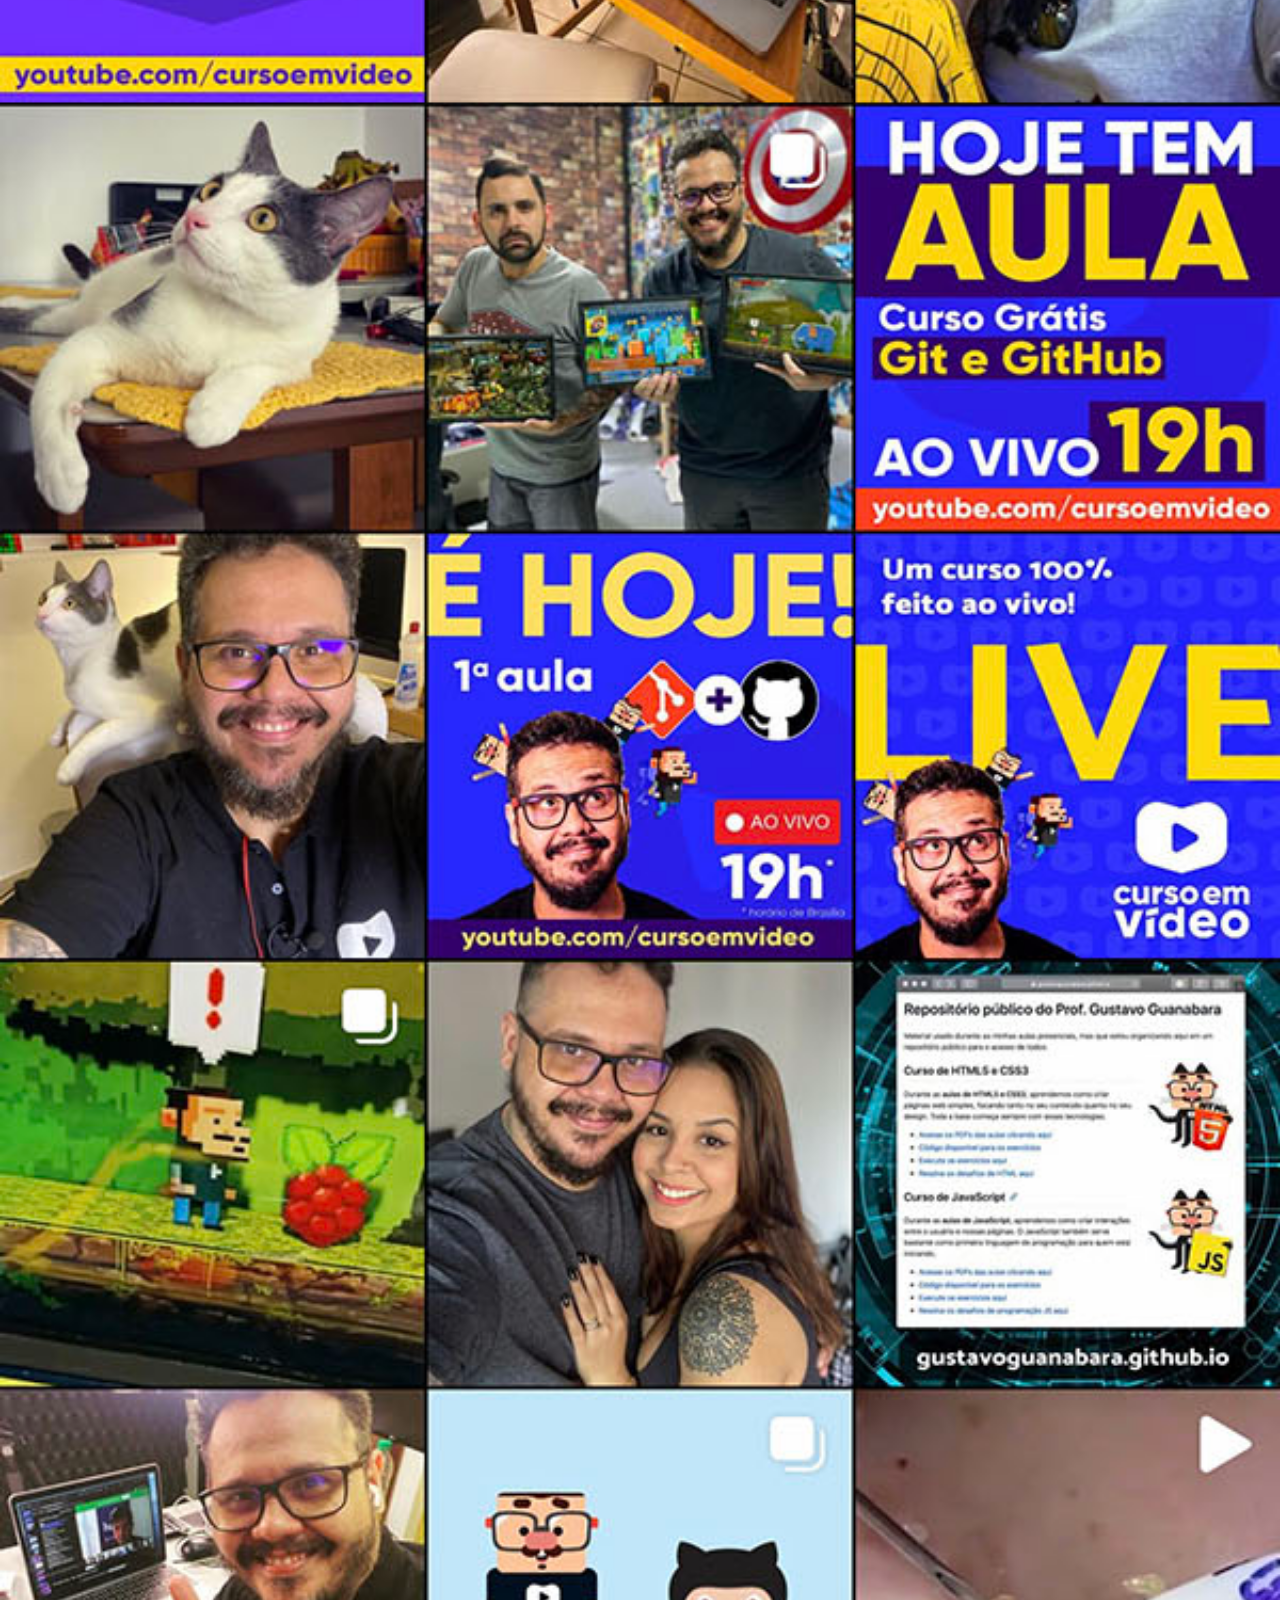
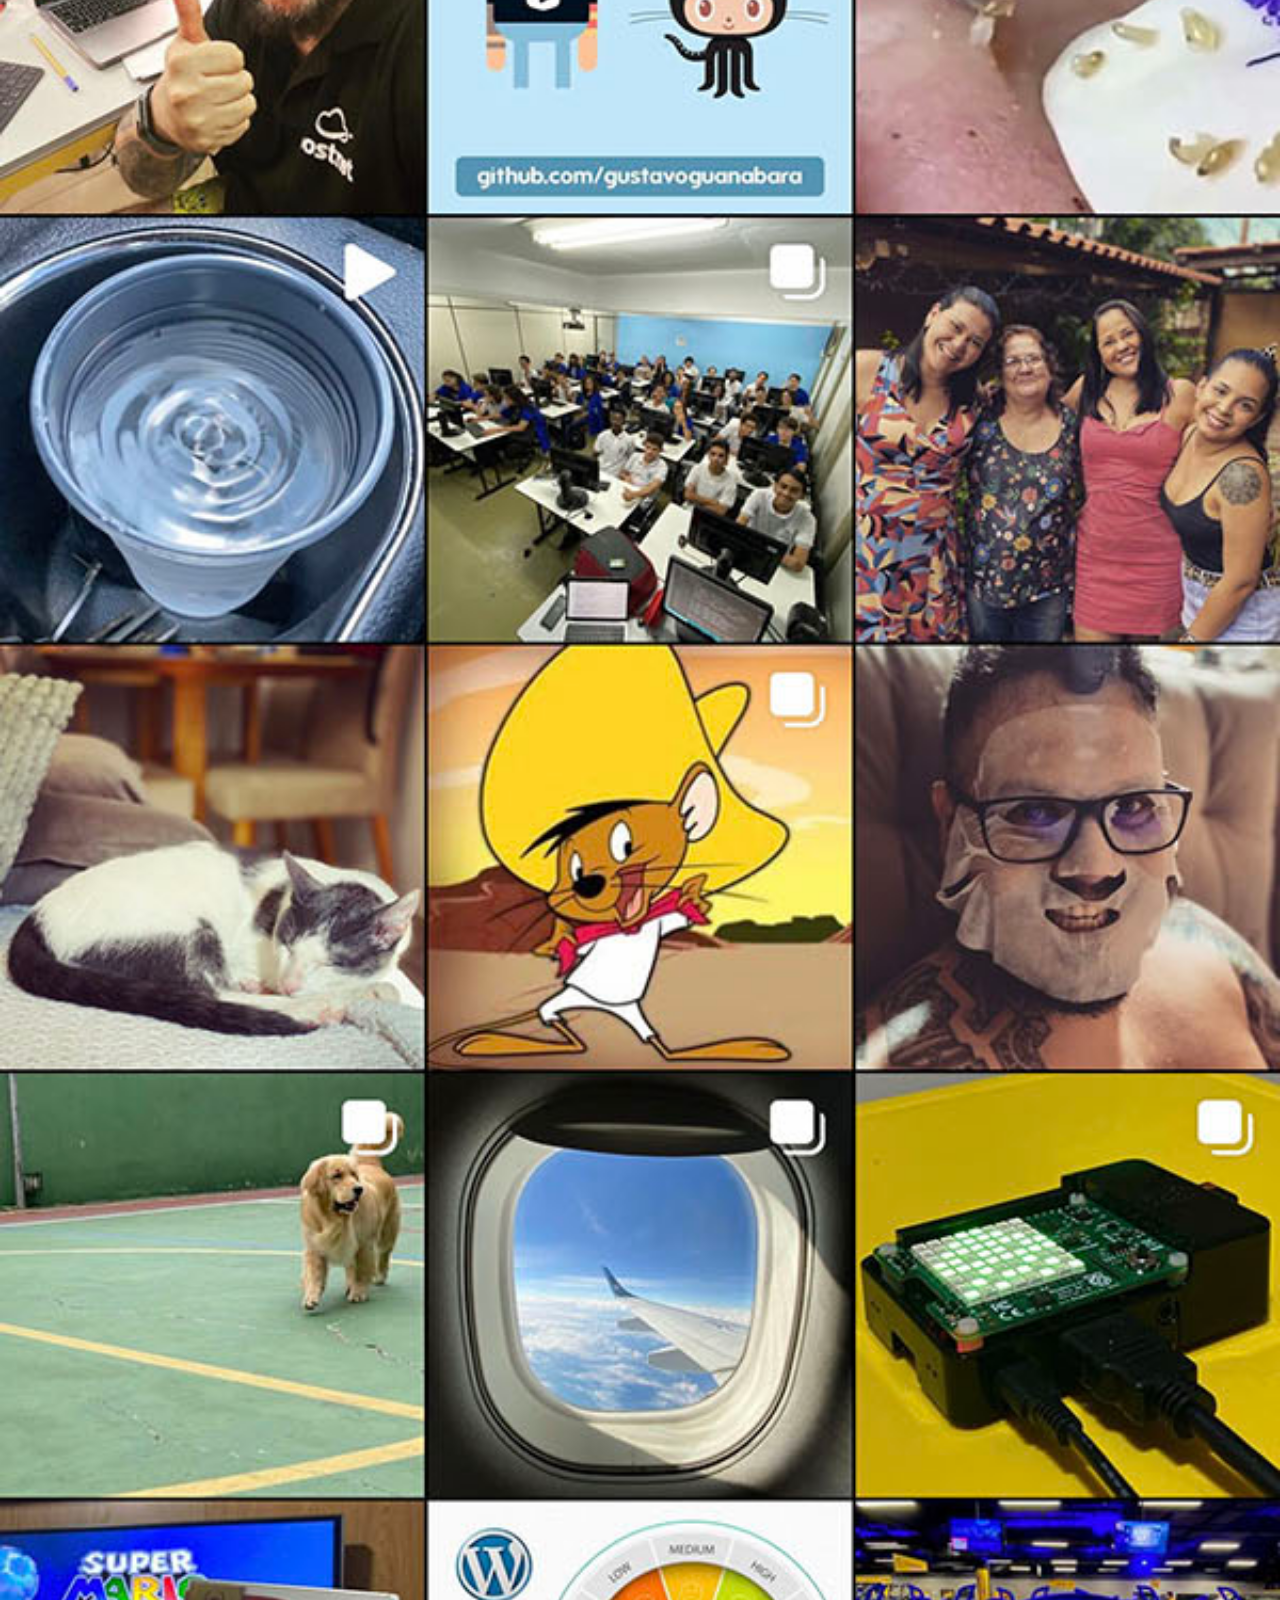
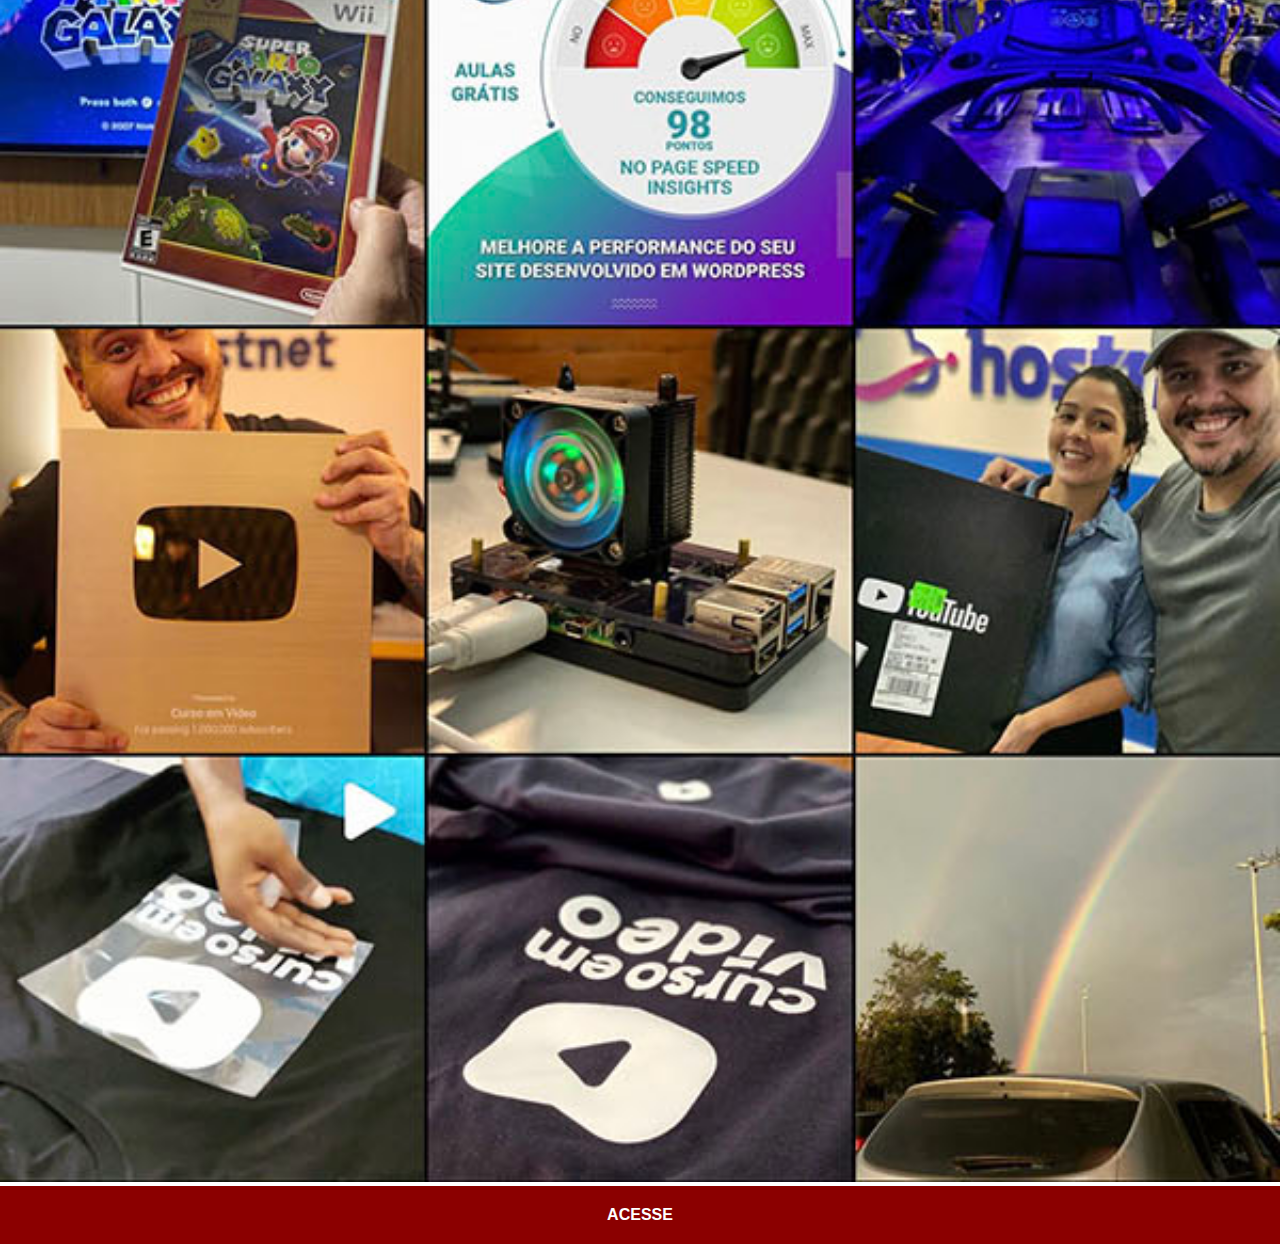
<file: instagram.html>
<!DOCTYPE html>
<html lang="pt-br">
<head>
    <meta charset="UTF-8">
    <meta name="viewport" content="width=device-width, initial-scale=1.0">
    <title>Instagram</title>
    <link rel="stylesheet" href="estilos/social.css">
    </style>
</head>
<body>
    <img src="imagens/tela-instagram.jpg" alt="Instagram">
    <a href="https://www.instagram.com/gustavoguanabara/" target="_blank">ACESSE</a>
</body>
</html>
</file>
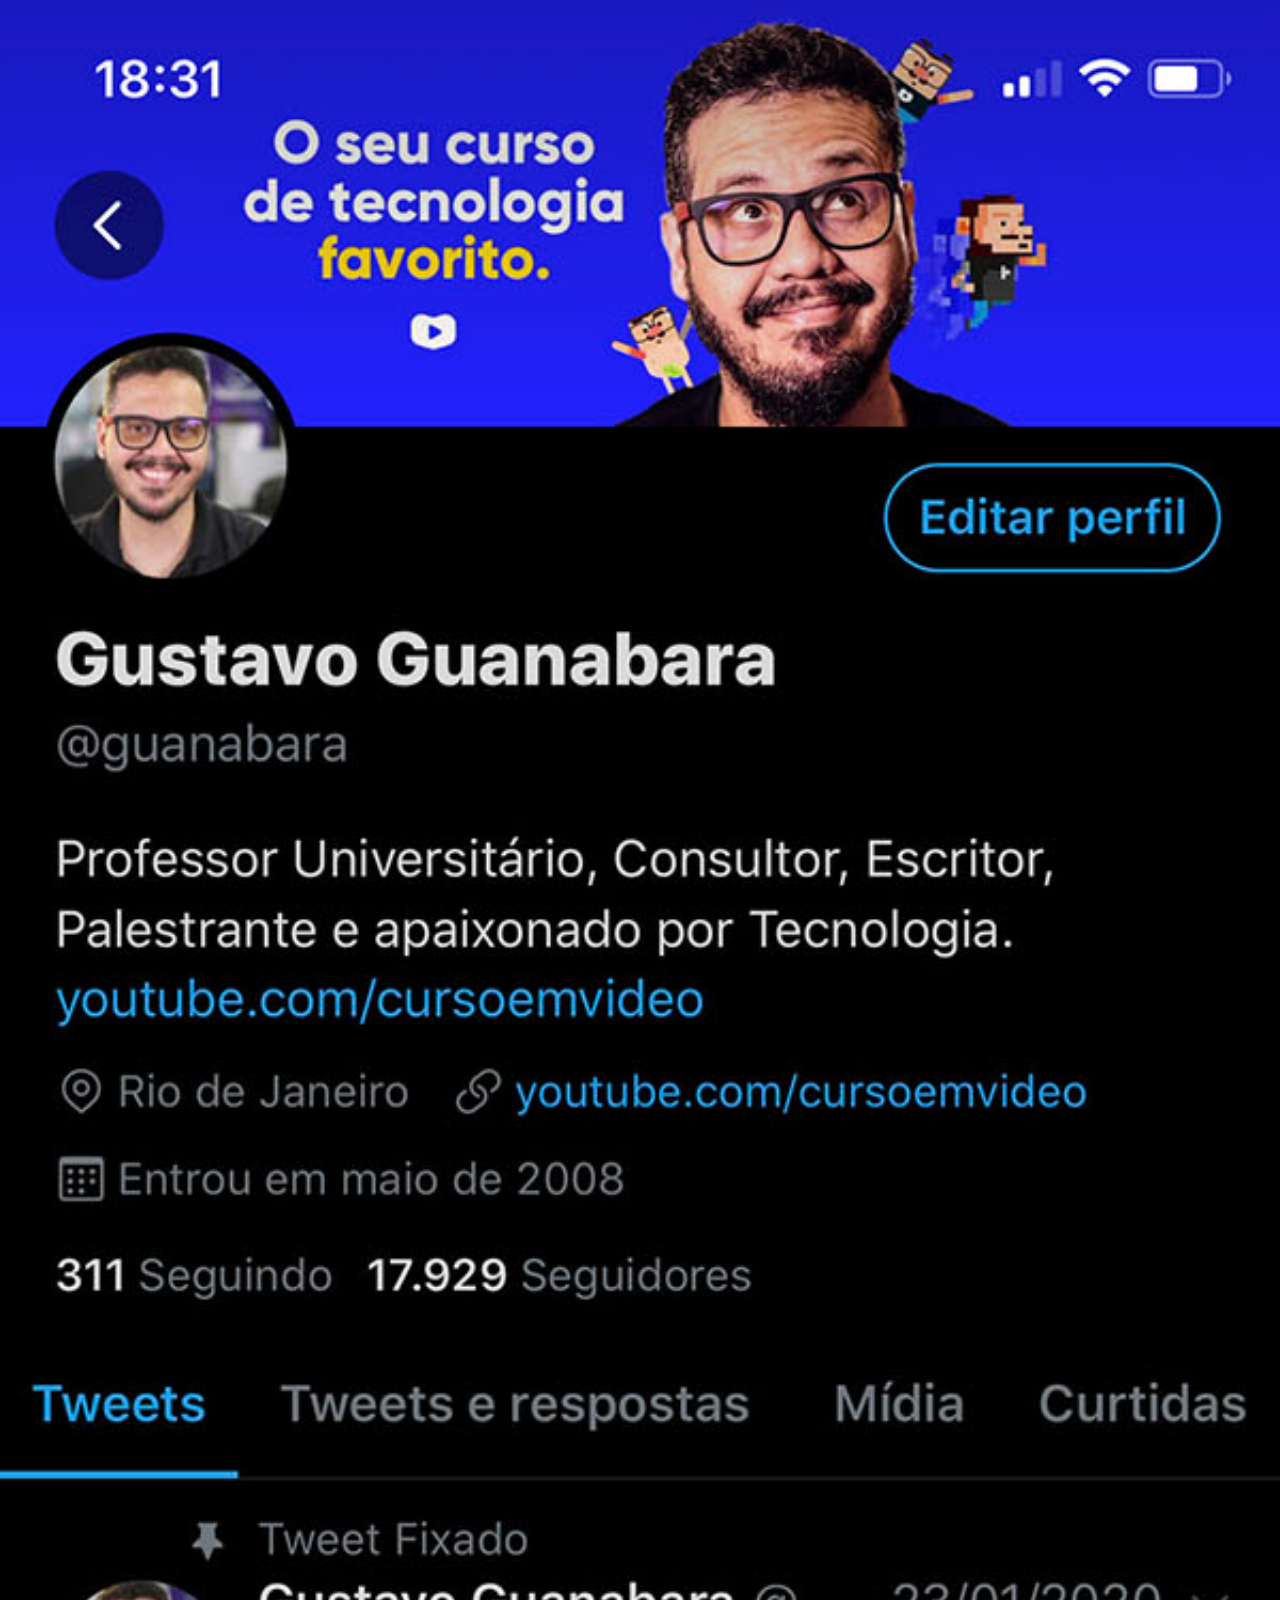
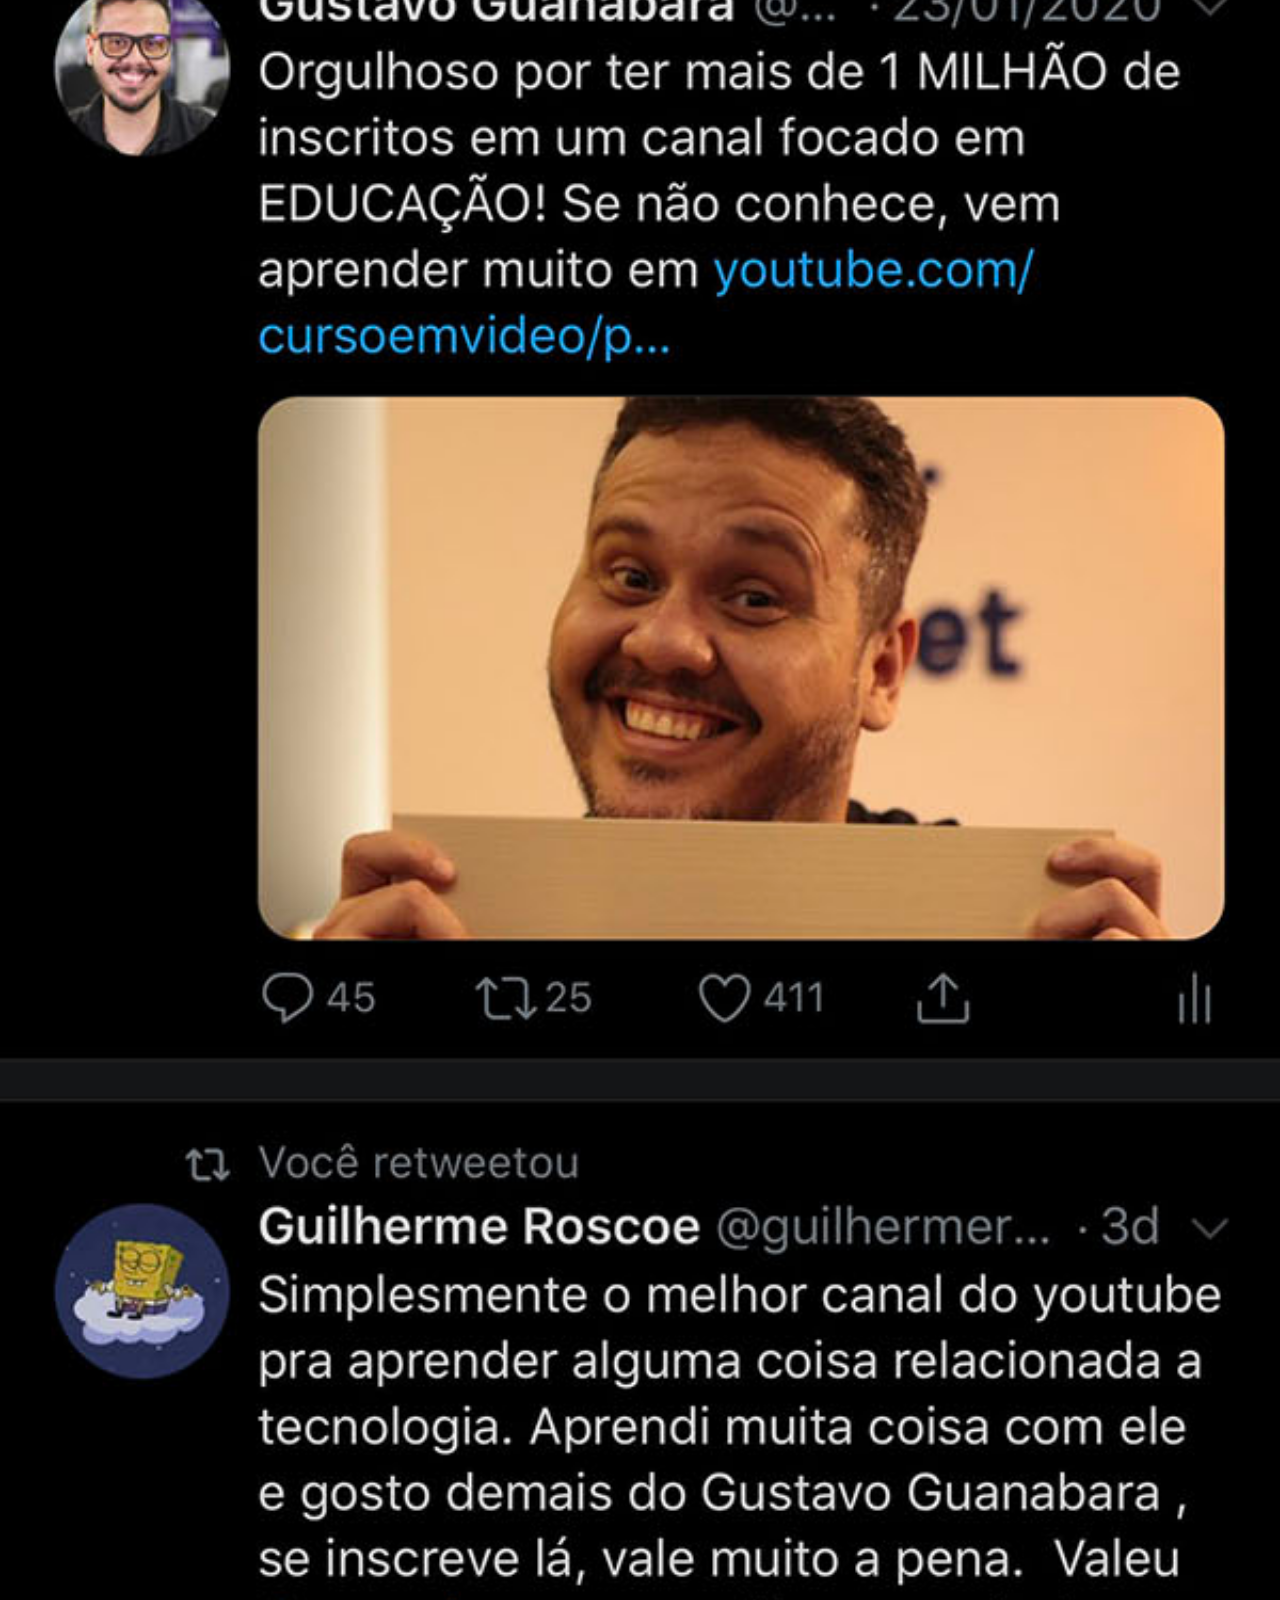
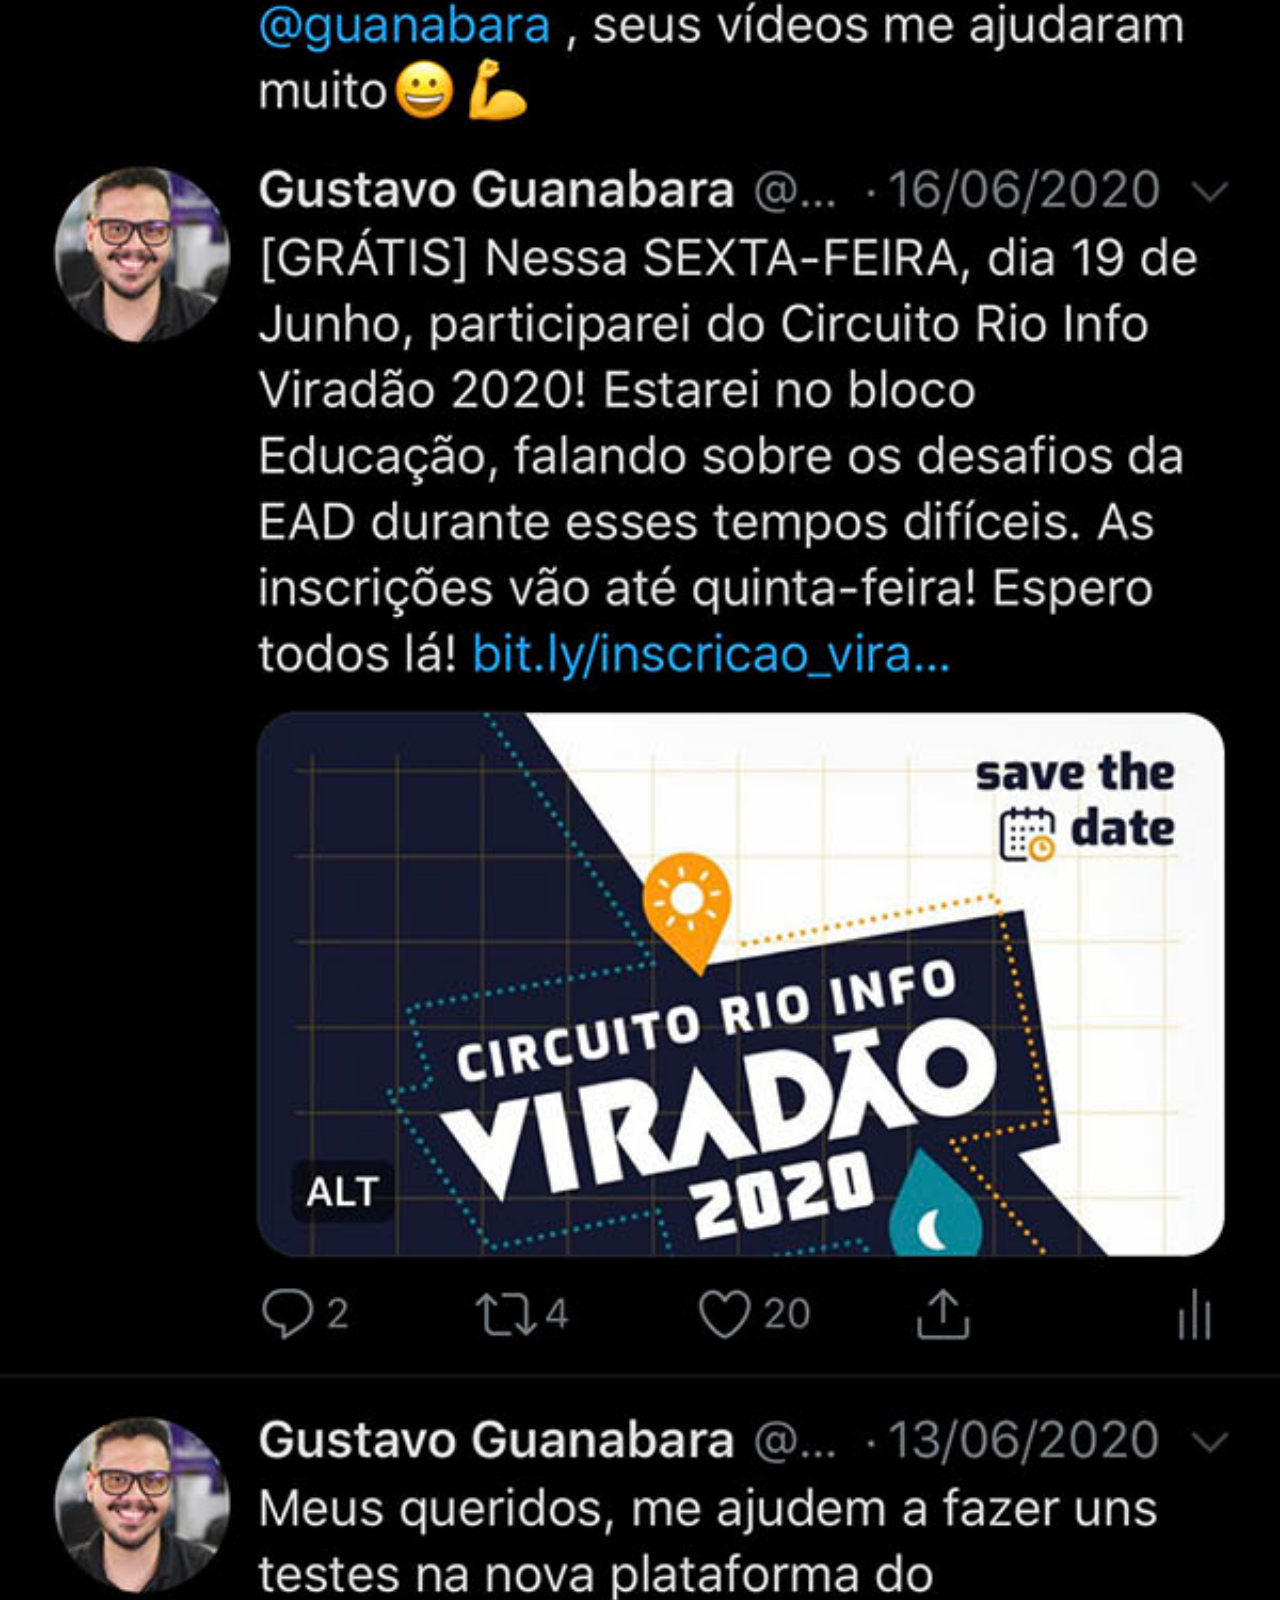
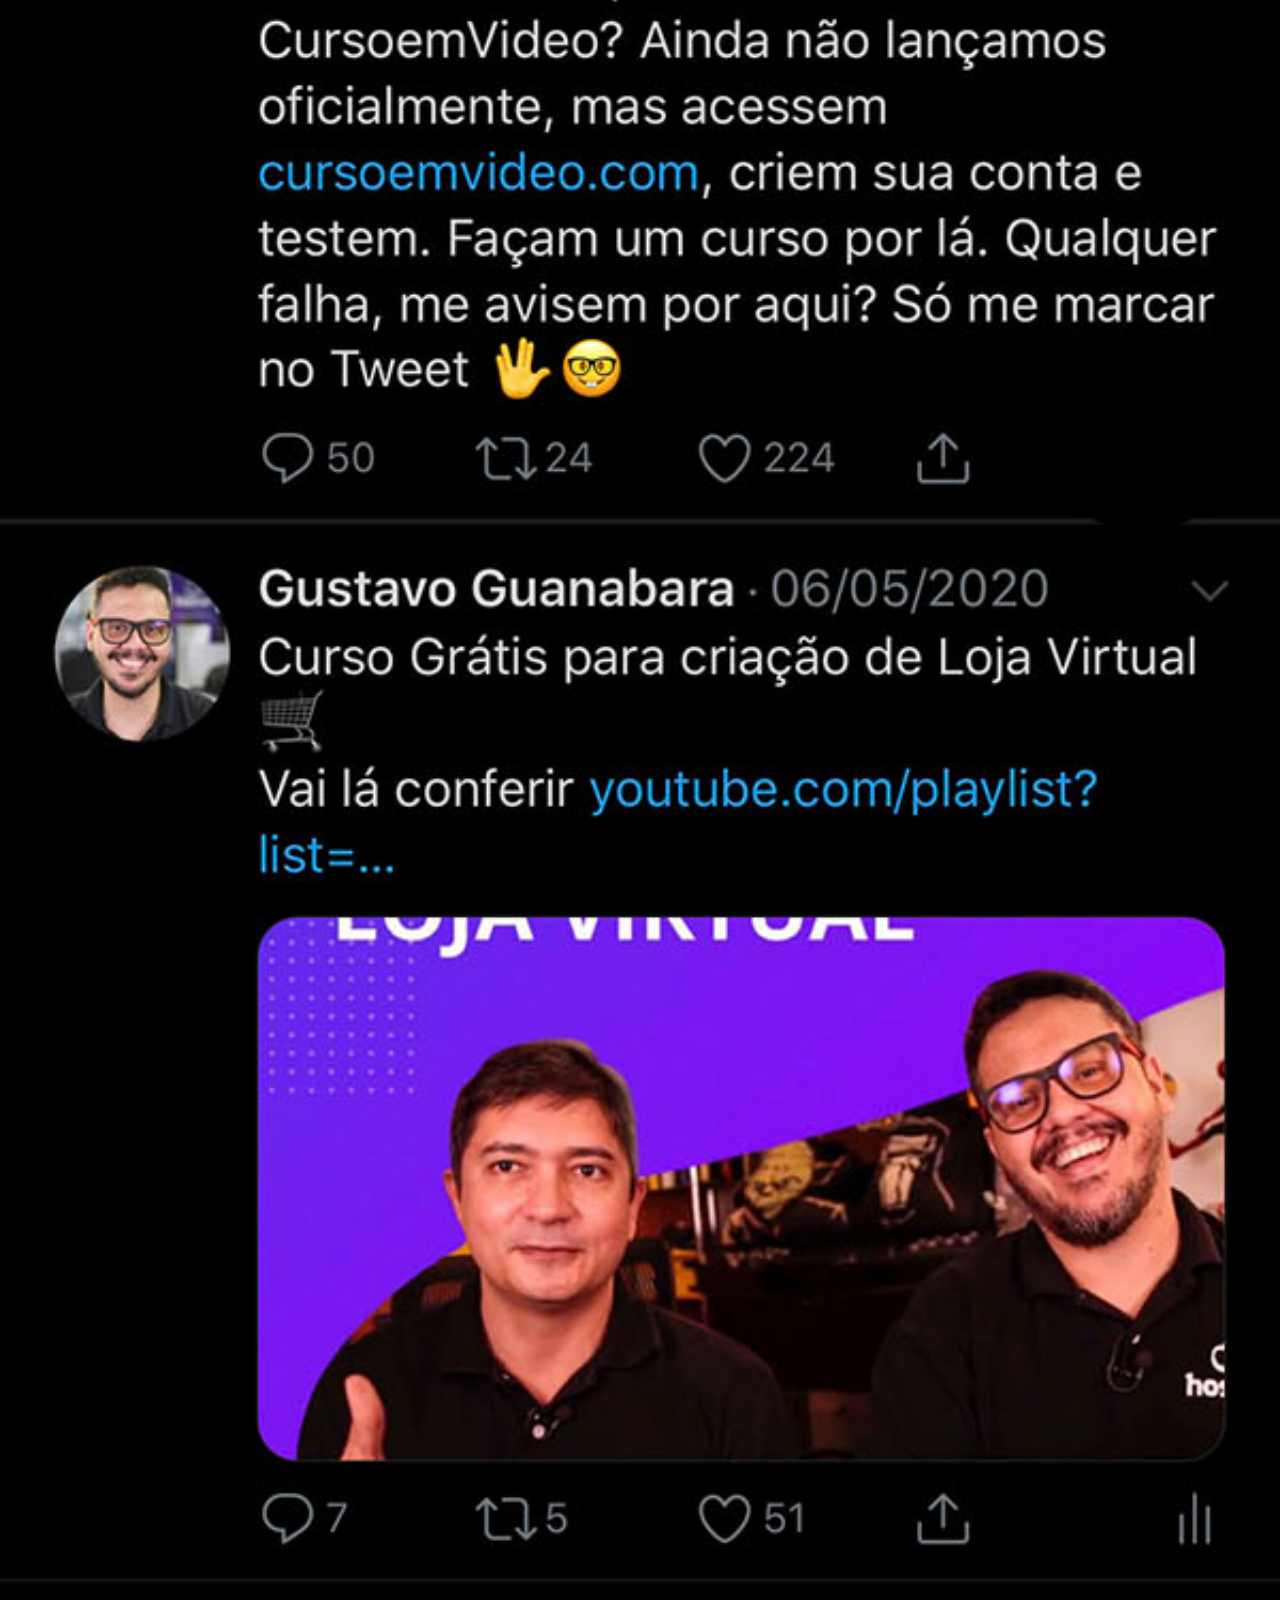
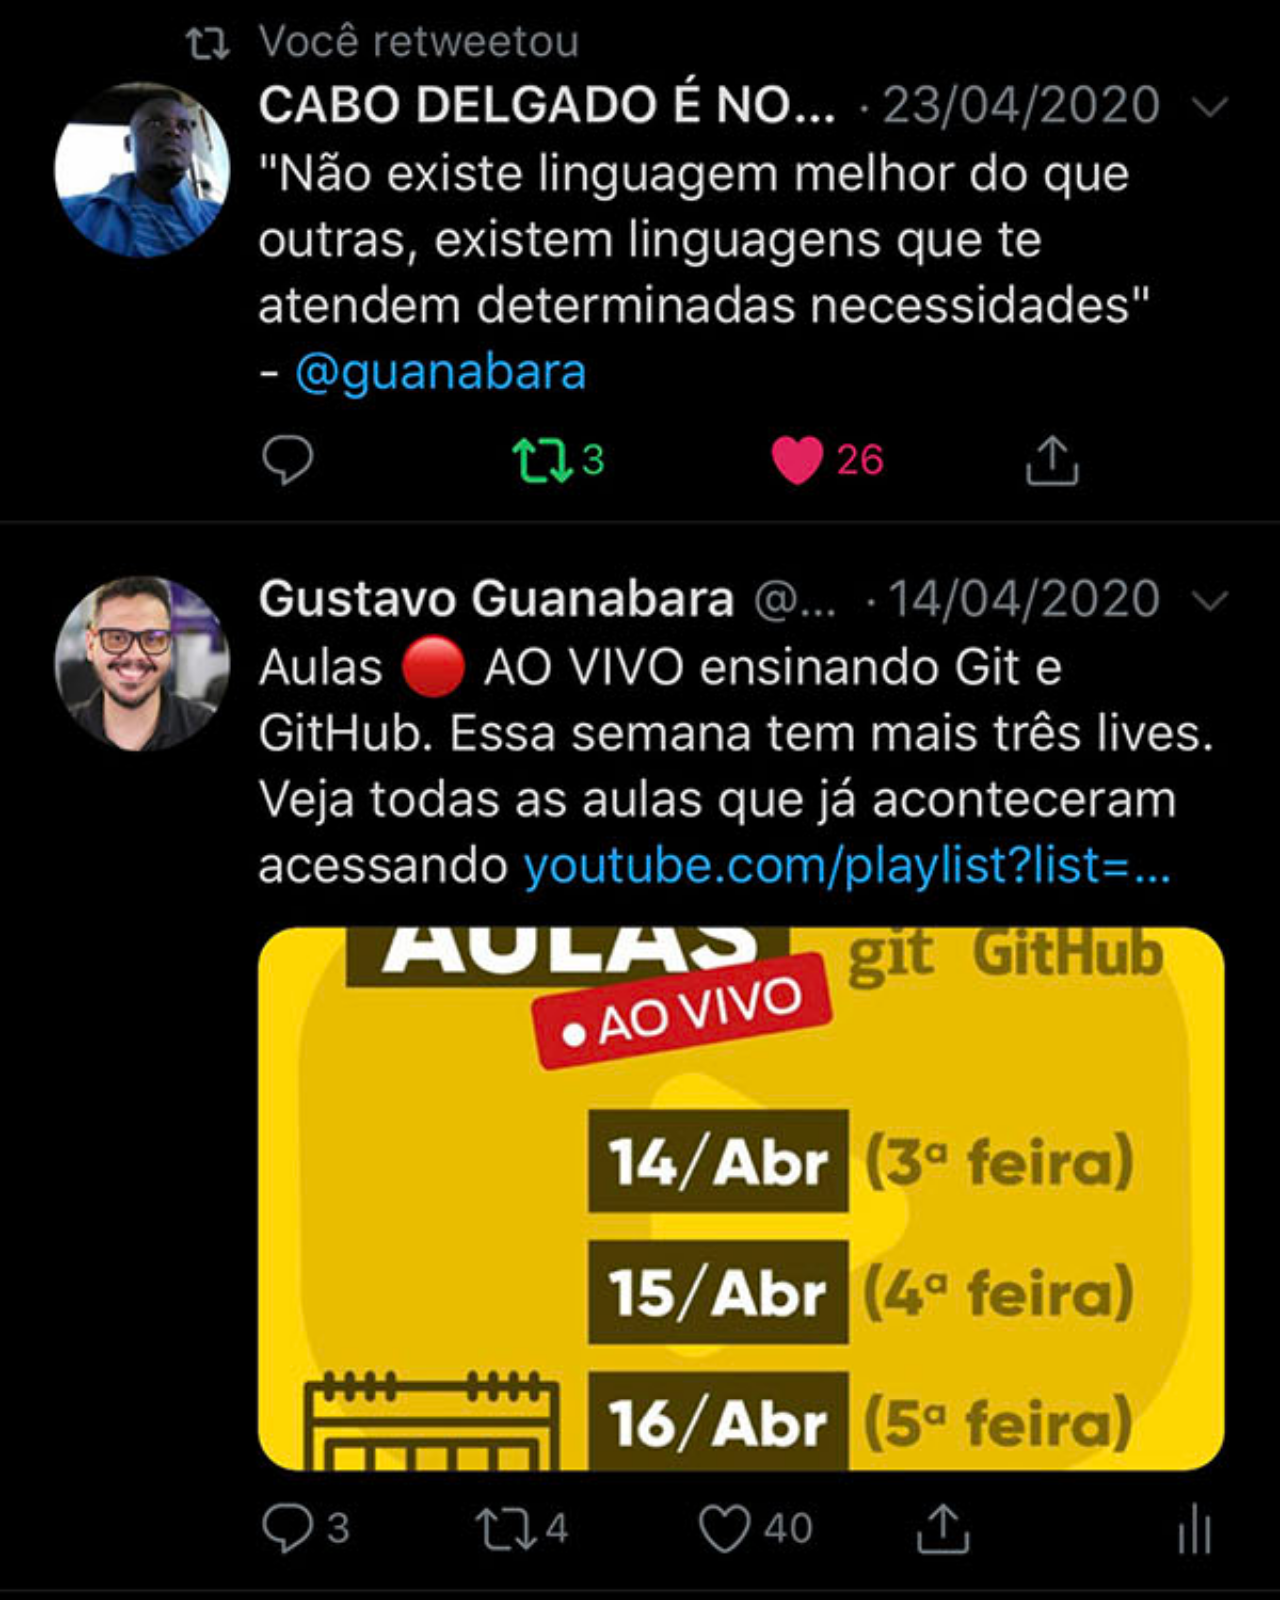
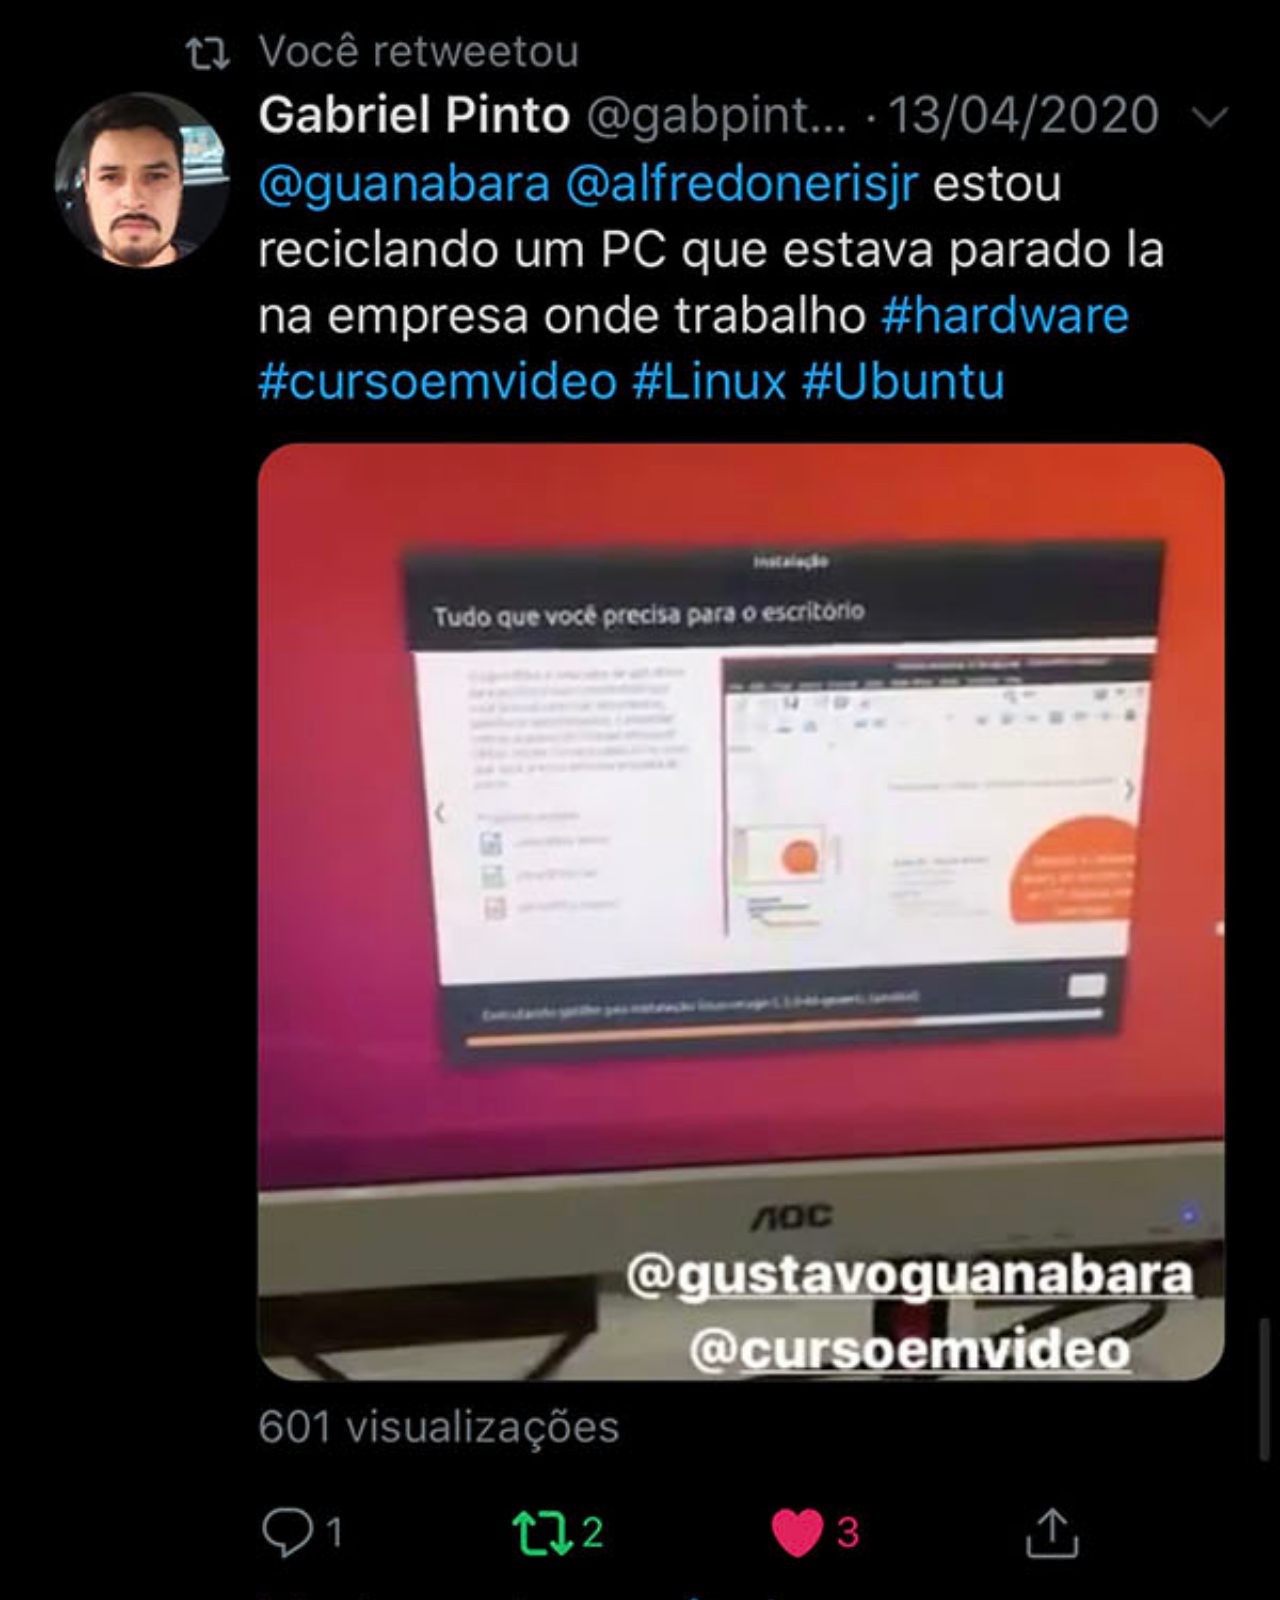
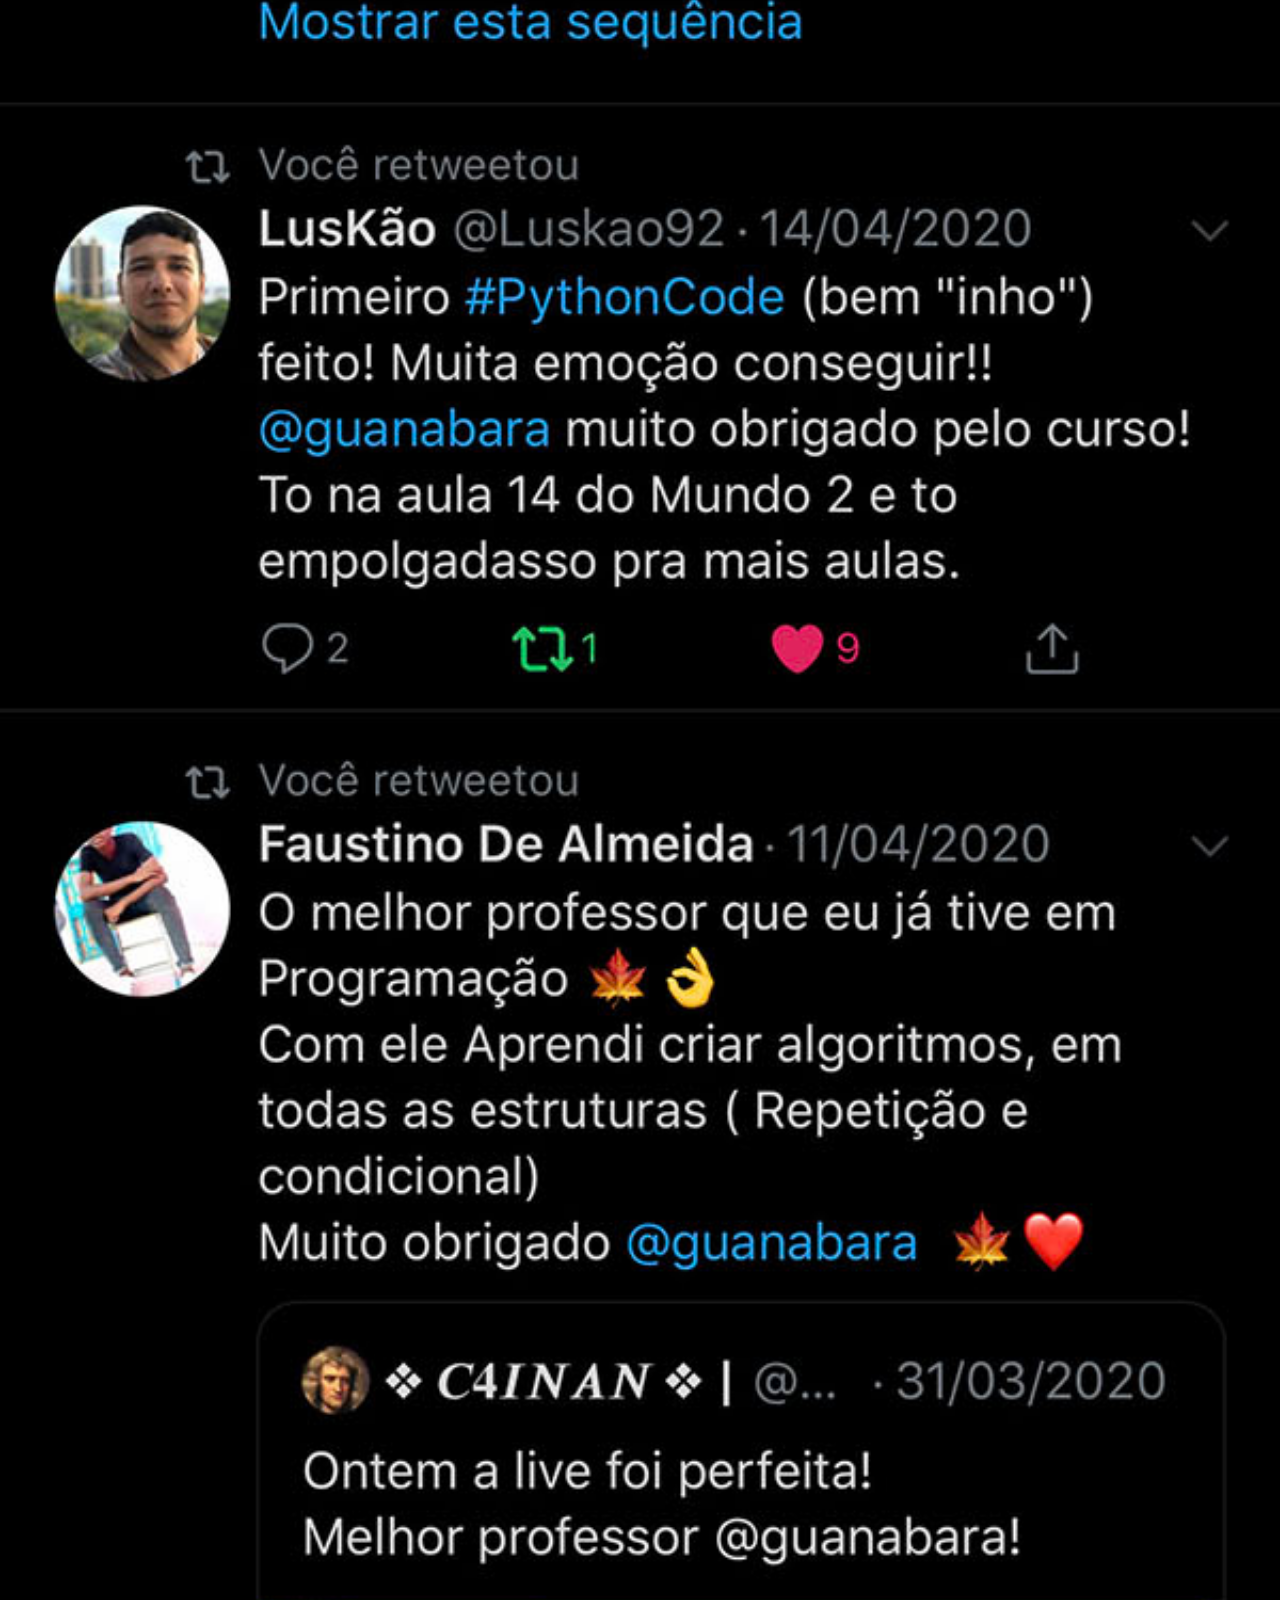
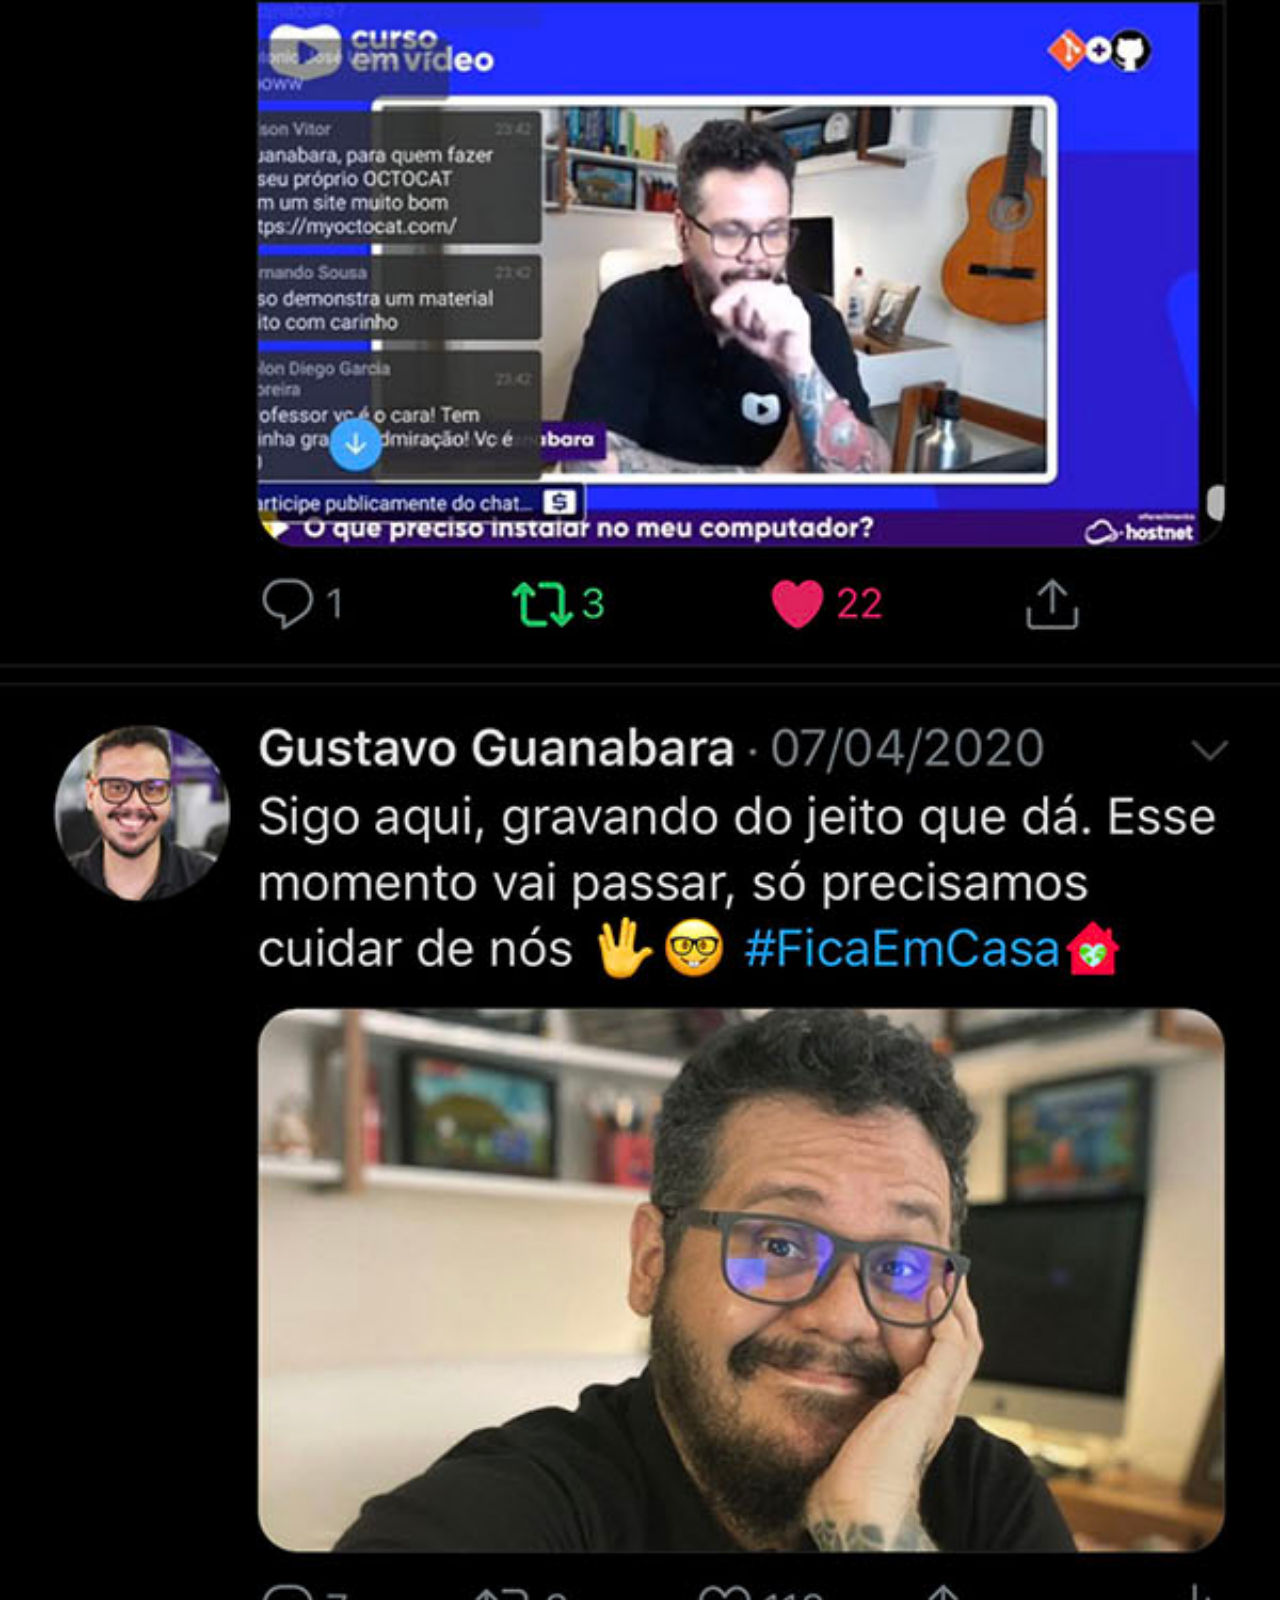
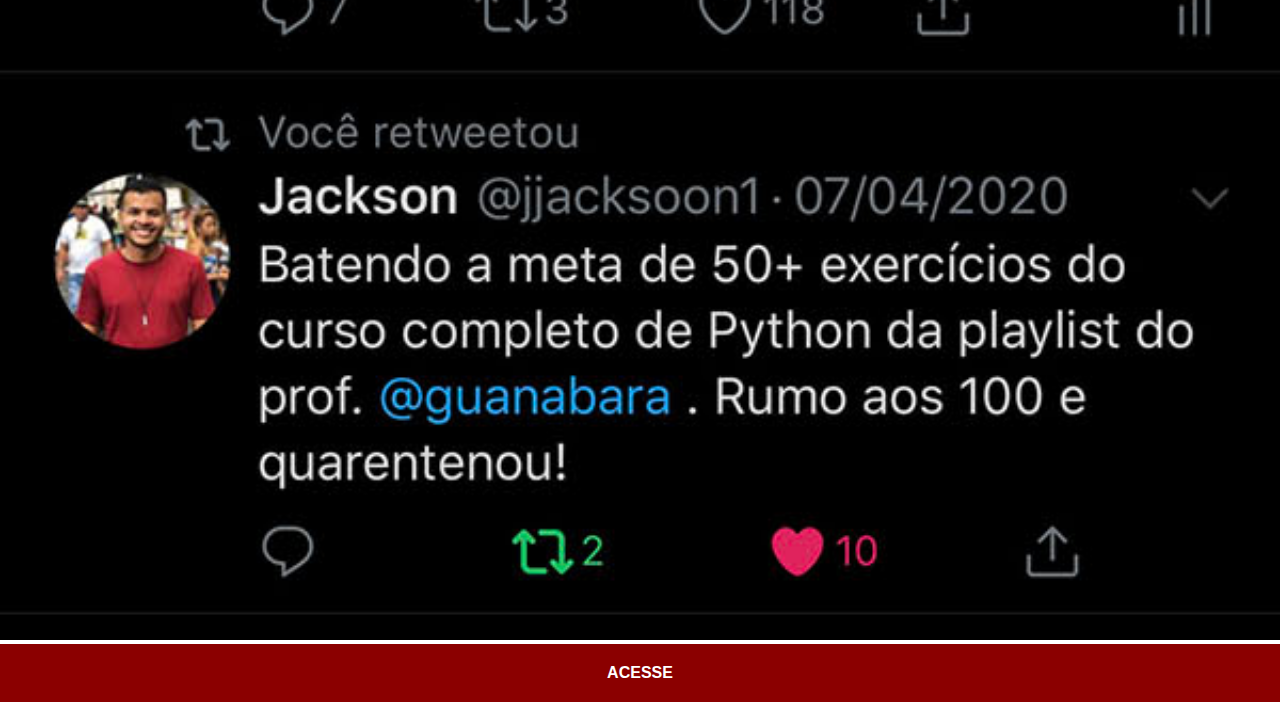
<file: twitter.html>
<!DOCTYPE html>
<html lang="pt-br">
<head>
    <meta charset="UTF-8">
    <meta name="viewport" content="width=device-width, initial-scale=1.0">
    <title>Twitter</title>
    <link rel="stylesheet" href="estilos/social.css">
</head>
<body>
    <img src="imagens/tela-twitter.jpg" alt="Twitter">
    <a href="https://x.com/guanabara" target="_blank">ACESSE</a>
</body>
</html>
</file>
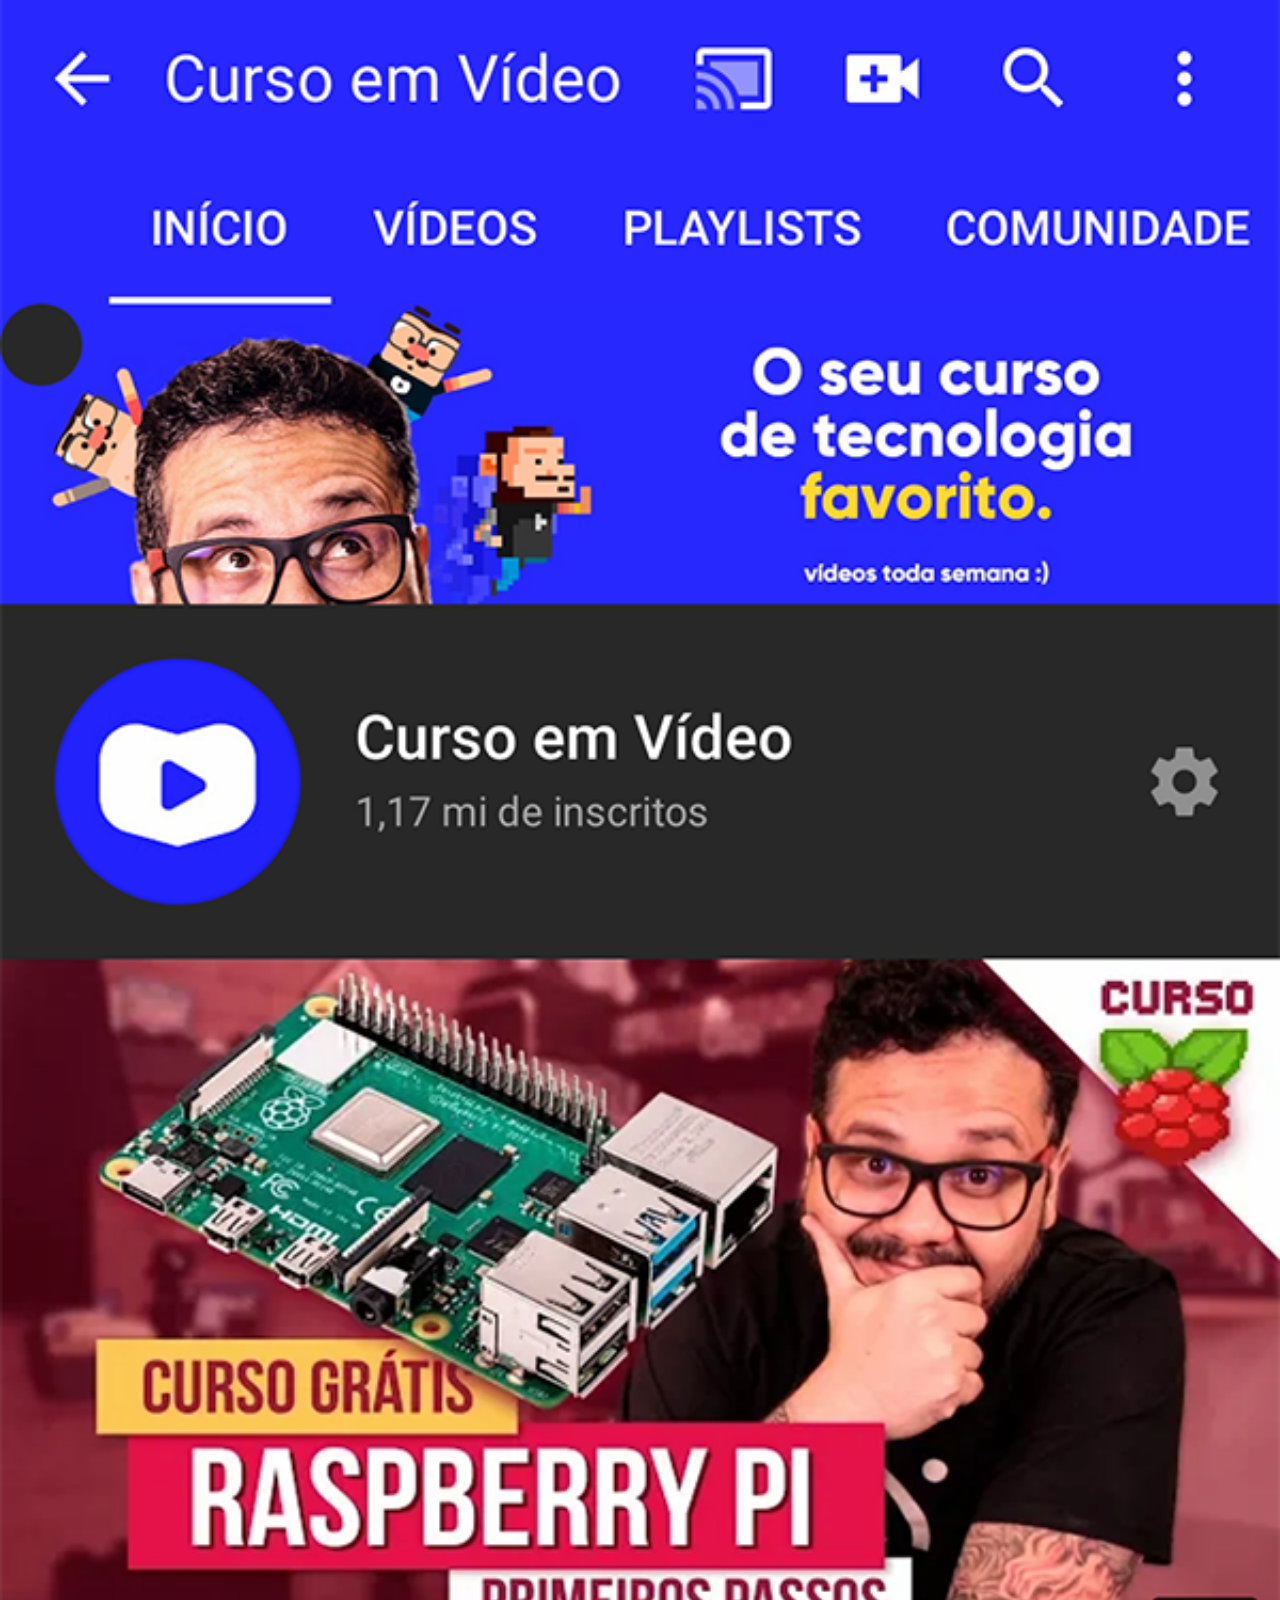
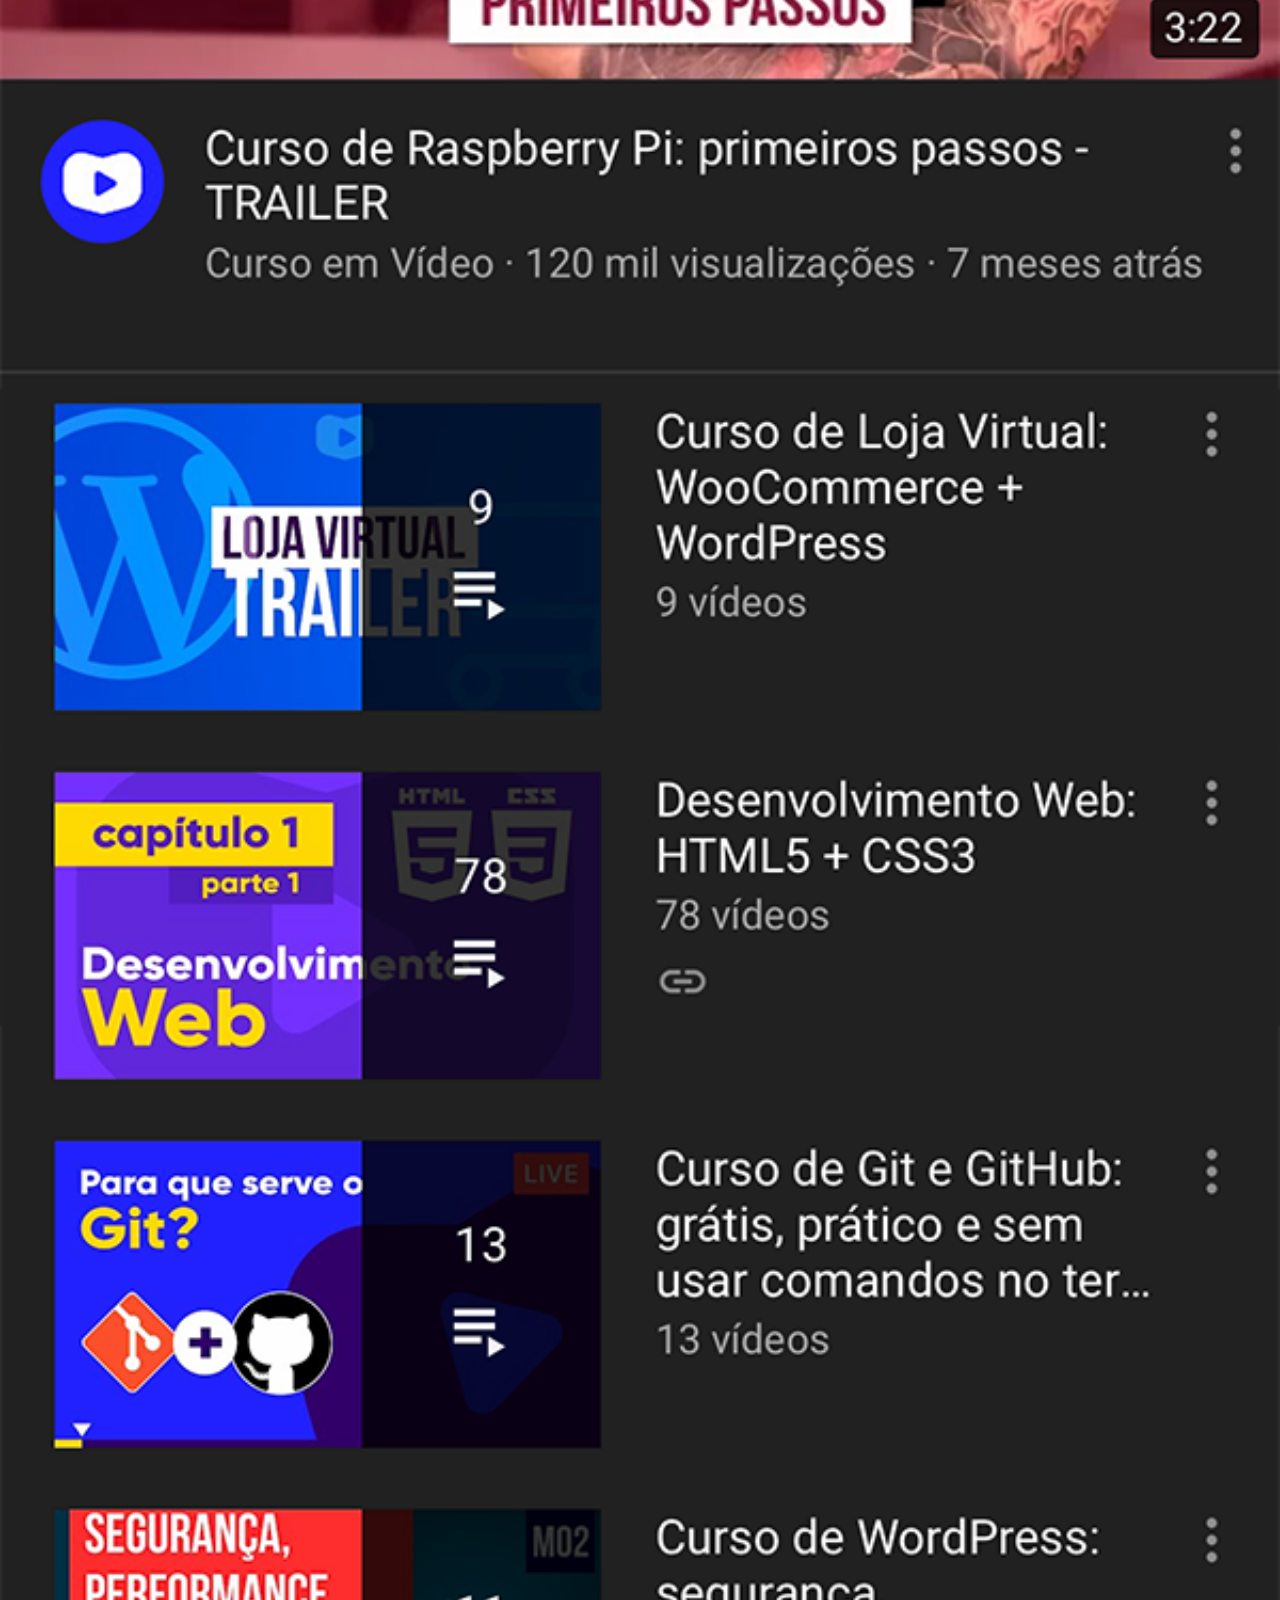
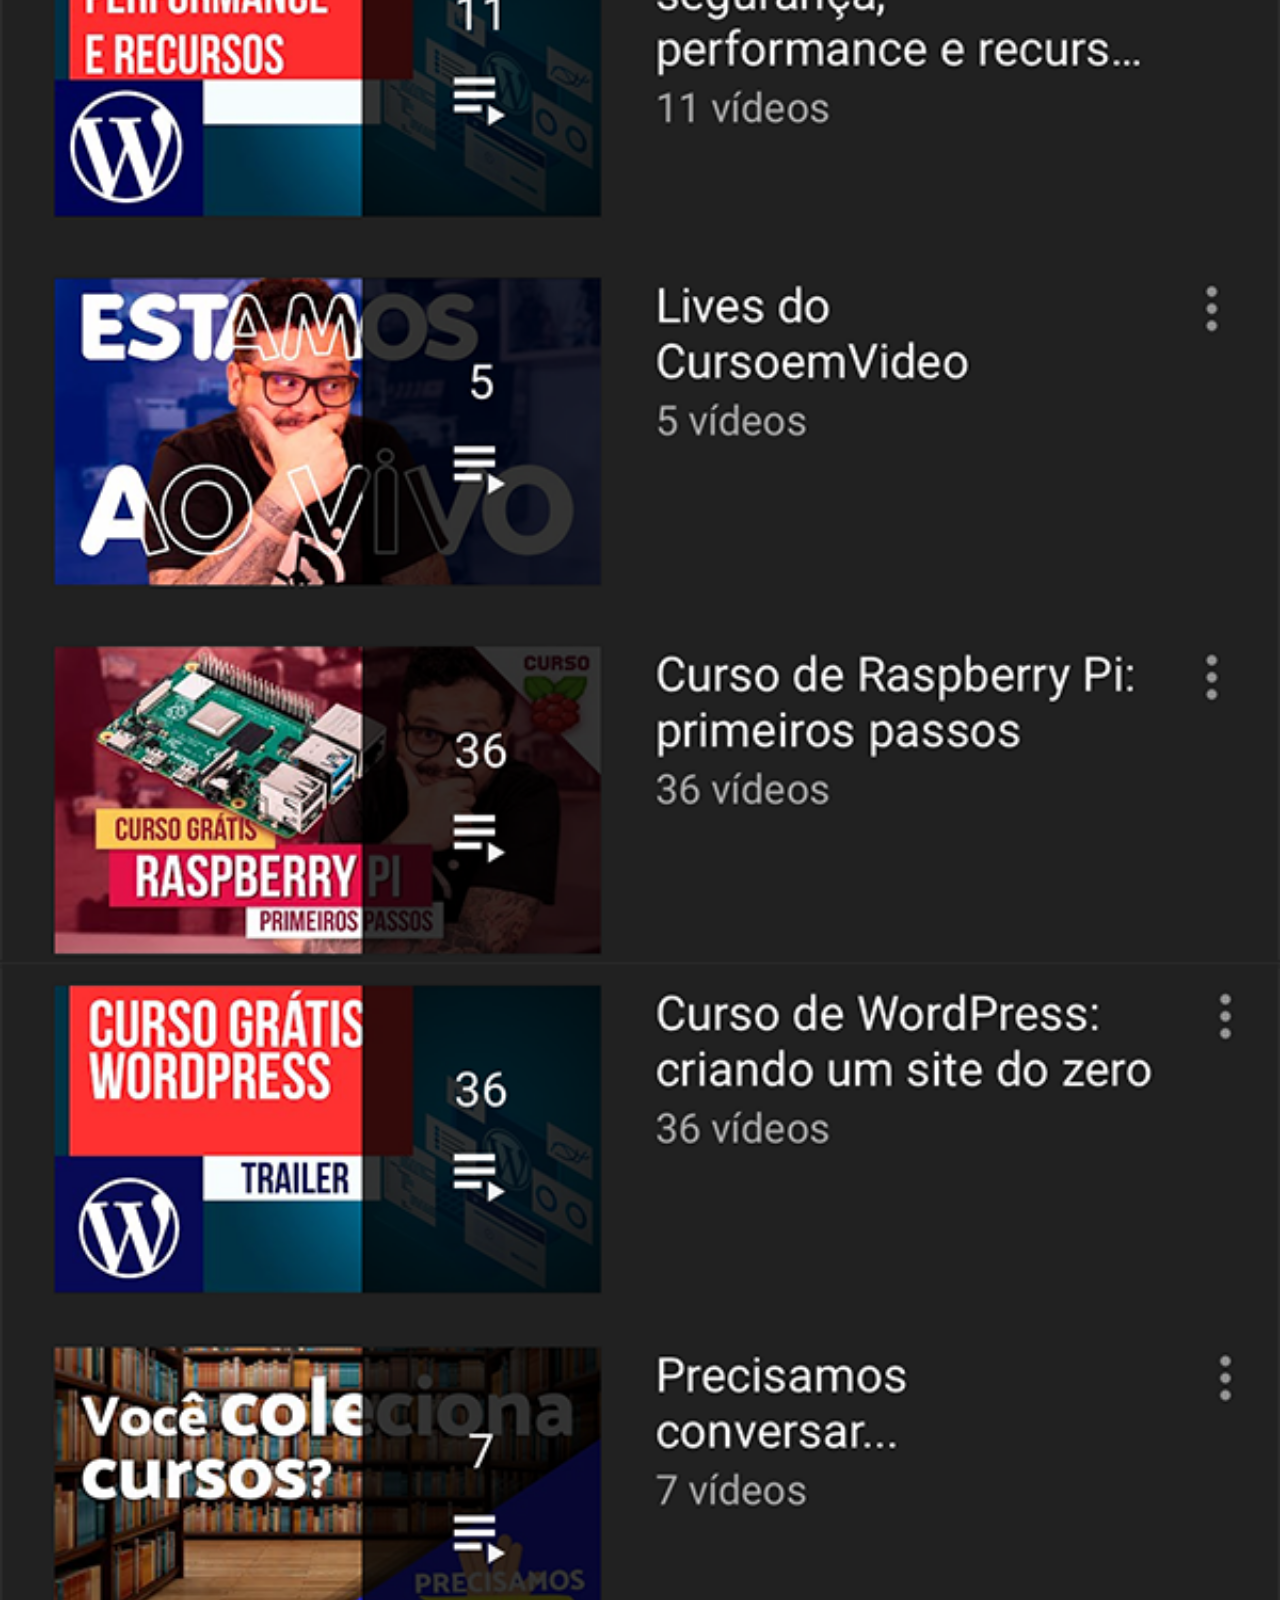
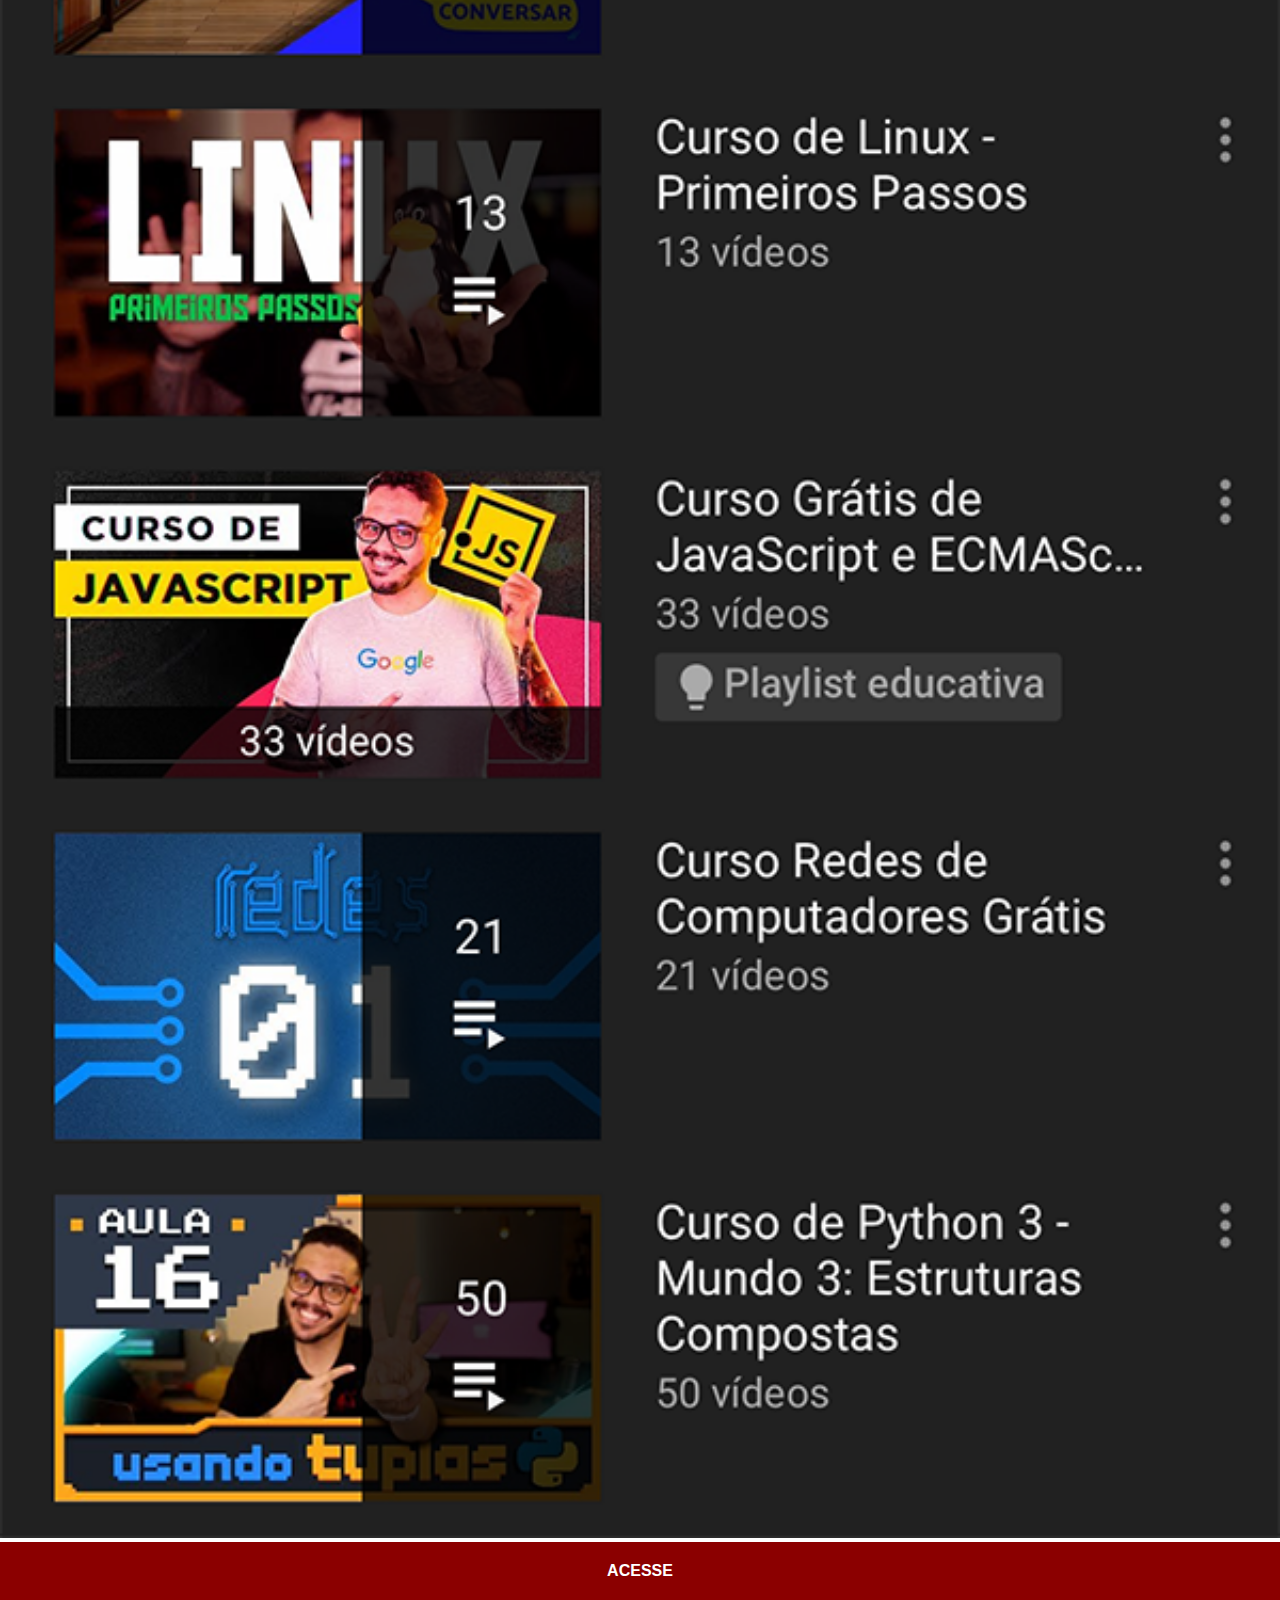
<file: youtube.html>
<!DOCTYPE html>
<html lang="pt-br">
<head>
    <meta charset="UTF-8">
    <meta name="viewport" content="width=device-width, initial-scale=1.0">
    <title>Youtube</title>
    <link rel="stylesheet" href="estilos/social.css">
</head>
<body>
    <img src="imagens/tela-youtube.png" alt="Youtube">
    <a href="https://www.youtube.com/@cursoemvideo/playlists" target="_blank">ACESSE</a>
</body>
</html>
</file>
<file: estilos/style.css>
@charset "UTF-8";

* {
    margin: 0px;
    padding: 0px;
    font-family: Arial, Helvetica, sans-serif;
}
html, body {
    height: 100vh;
    width: 100vw;
    background-color: black;
}

body {
    background: url(../imagens/fundo-madeira.jpg) no-repeat top center;
    background-size: cover;
    background-attachment: fixed;
}

main {
    position: relative;
    height: 100vh;
}

section#telefone {
    position: absolute;
    top: 50%;
    left: 50%;
    transform: translate(-50%, -50%);
    height: 500px;
    width: 500px;
    background: url(../imagens/frame-iphone.png) no-repeat top center;
    background-size: contain;
}
iframe#tela {
    position: relative;
    top: 65px;
    left: 144px;
    width: 212px;
    height: 374px;
}

section#redes-sociais {
    text-align: right;
}
section#redes-sociais > a > img {
    width: 50px;
    margin: 10px;
    border-radius: 50%;
    position: relative;
    box-shadow: 2px 2px 5px black;
    box-sizing: border-box;
}

section#redes-sociais img:hover {
    border: 2px solid white;
    transform: translate(-3px, -3px);
    box-shadow: 5px 5px 10px black;
    transition: transform .5s, border 2s;
}
</file>
<file: estilos/social.css>
@charset "UTF-8";

* {
            margin: 0px;
            padding: 0px;
            font-family: Arial, Helvetica, sans-serif;
        }

        ::-webkit-scrollbar{
            width: 0px;
            height: 0px;
        }

        img {
            width: 100vw;
        }
        a {
            display: block;
            background-color: darkred;
            color: white;
            padding: 20px;
            text-align: center;
            font-weight: bolder;
            text-decoration: none;
        }
        a:hover{
            background-color: red;
        }
</file>
